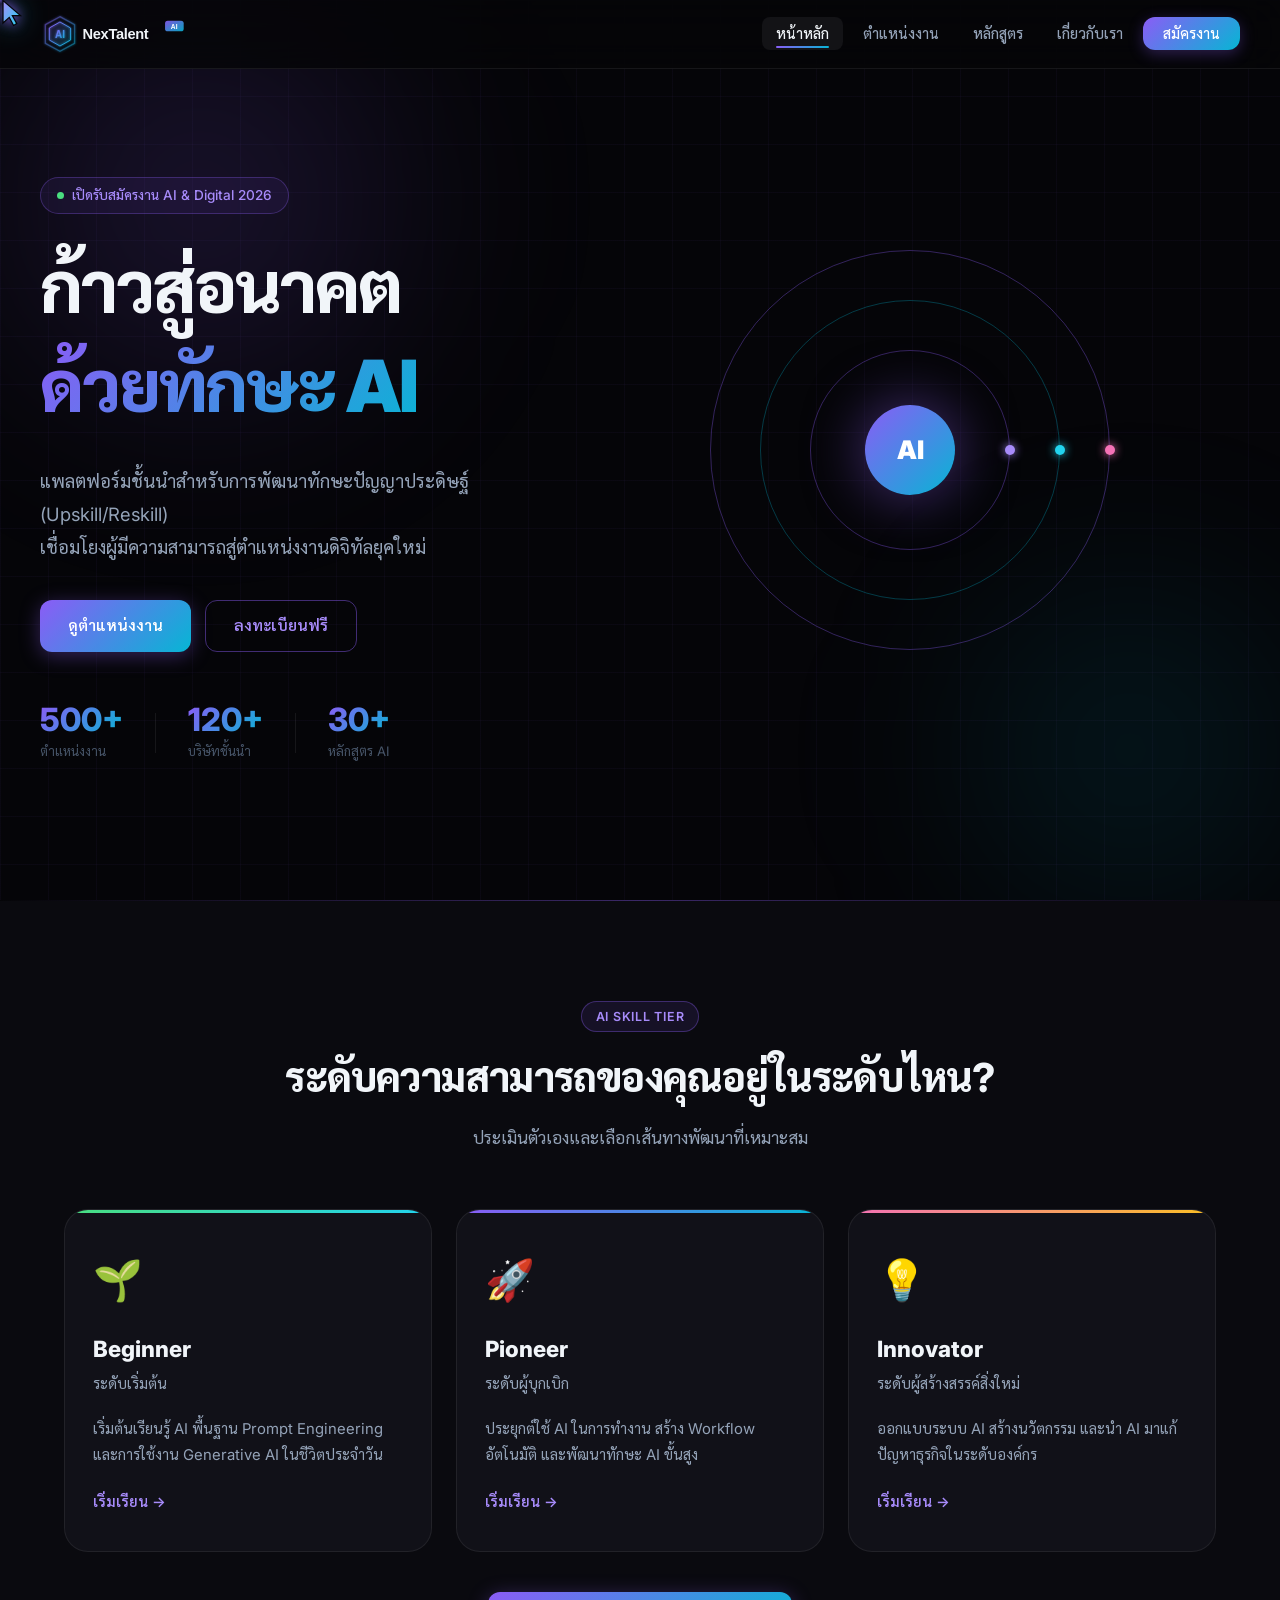
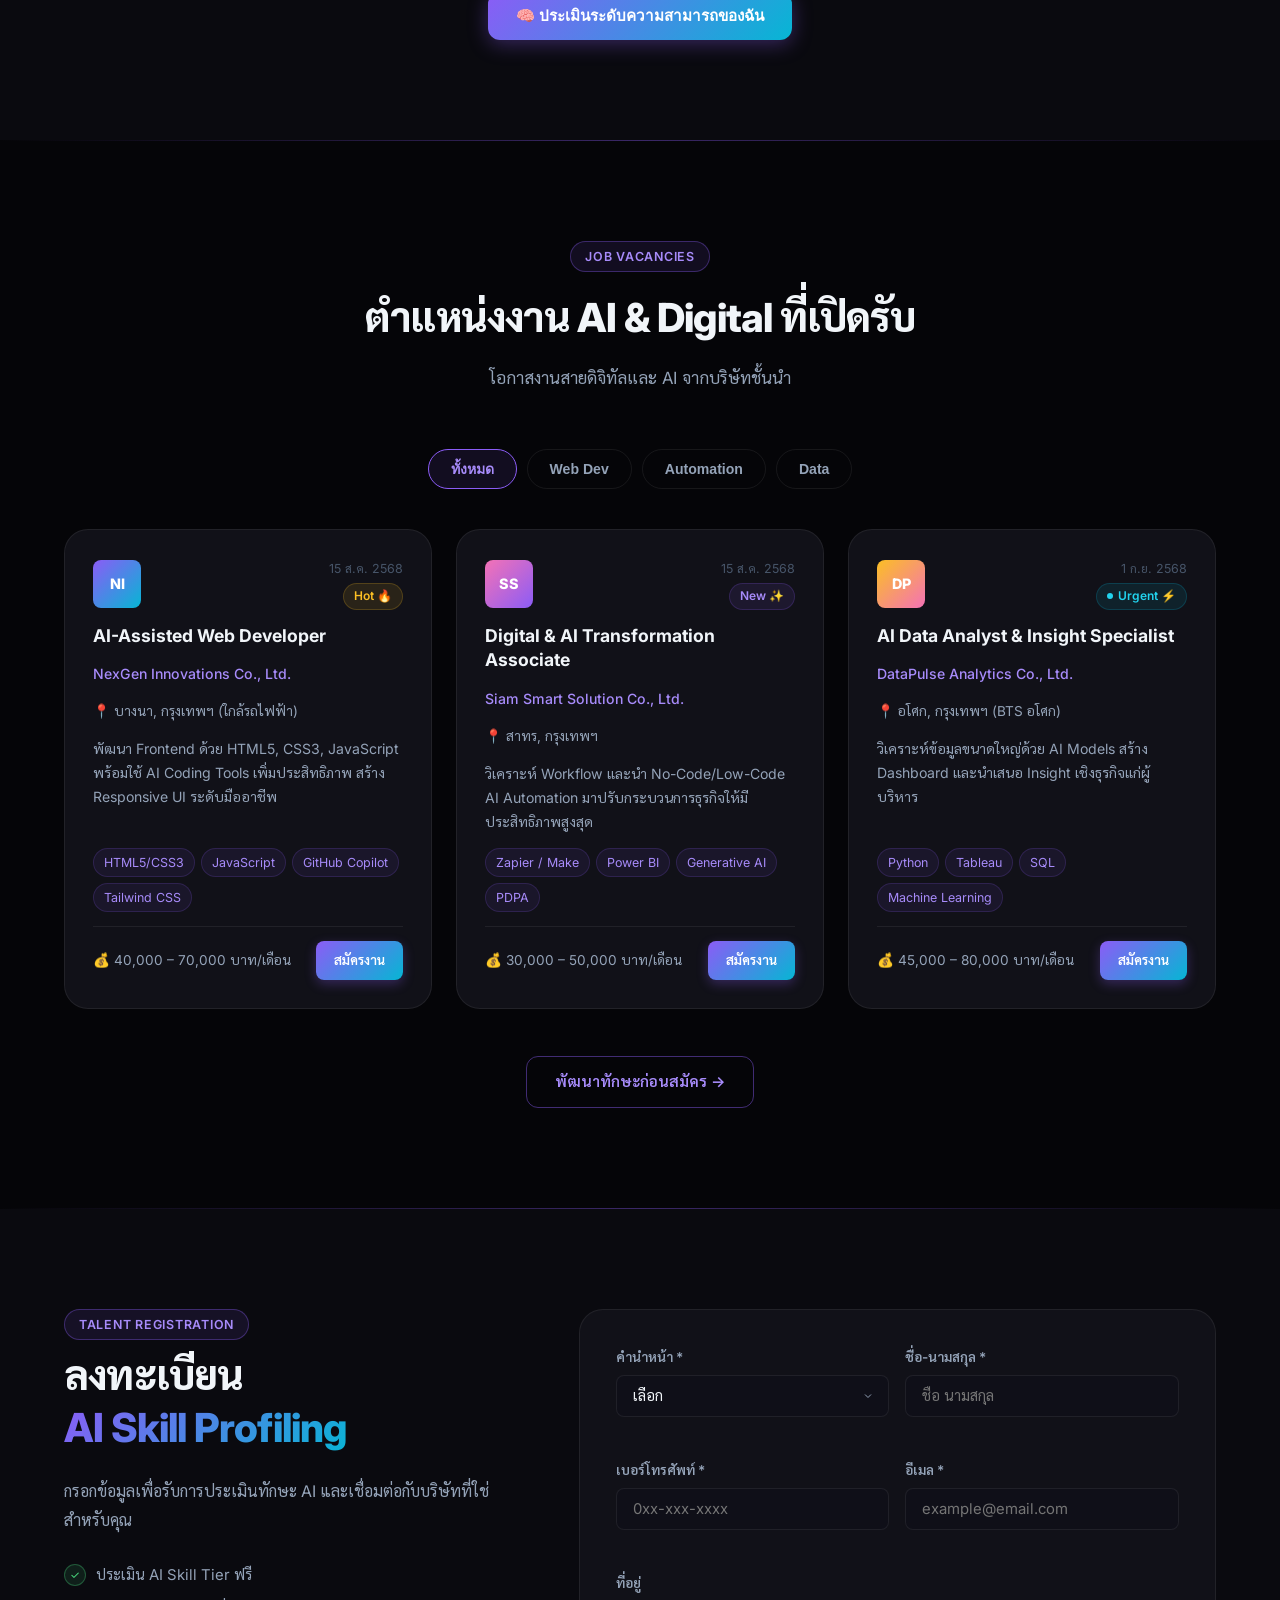
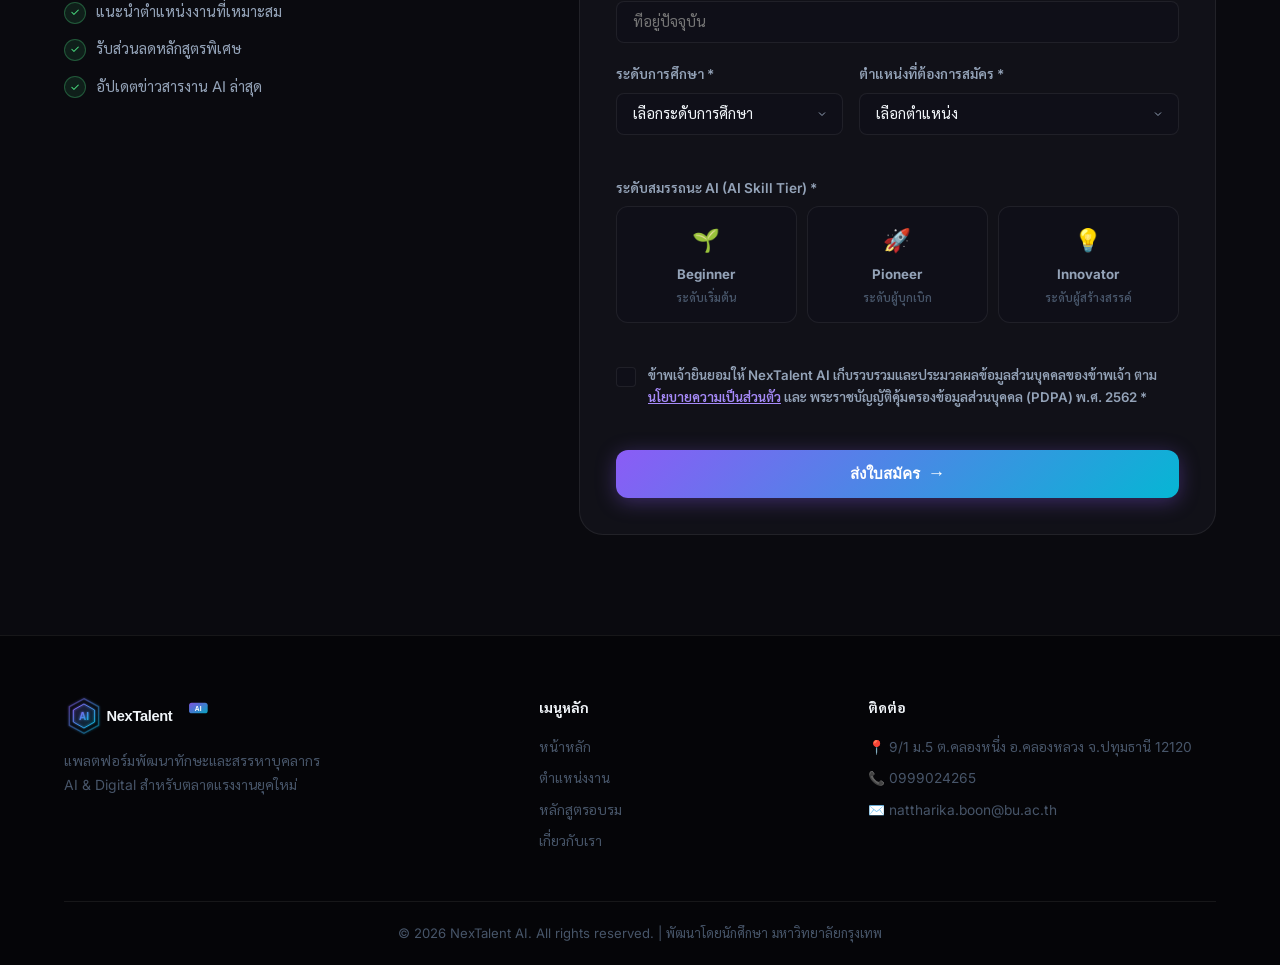
<file: index.html>
<!DOCTYPE html>
<html lang="th">
<head>
  <meta charset="UTF-8" />
  <meta name="viewport" content="width=device-width, initial-scale=1.0" />
  <title>NexTalent AI — งานและทักษะ AI ยุคใหม่</title>
  <meta name="description" content="แพลตฟอร์มพัฒนาทักษะ AI และสรรหาบุคลากรสายดิจิทัล เชื่อมผู้มีความสามารถกับตำแหน่งงาน AI จากบริษัทชั้นนำ" />
  <meta property="og:title" content="NexTalent AI — งานและทักษะ AI ยุคใหม่" />
  <meta property="og:description" content="ประเมินทักษะ AI ของคุณ และค้นหาตำแหน่งงานสาย AI & Digital ที่ใช่" />
  <meta property="og:image" content="https://nextalent-ai.vercel.app/logo.svg" />
  <meta property="og:type" content="website" />
  <link rel="icon" href="logo.svg" type="image/svg+xml" />
  <link rel="stylesheet" href="css/style.css" />
  <link rel="preconnect" href="https://fonts.googleapis.com" />
  <link href="https://fonts.googleapis.com/css2?family=Inter:wght@300;400;500;600;700;800;900&family=Sarabun:wght@300;400;500;600;700&display=swap" rel="stylesheet" />
</head>
<body>
   <div class="page-loader" id="pageLoader">
  <div class="page-loader-logo">AI</div>
  <div class="page-loader-bar"></div>
</div>

<svg class="custom-cursor" id="customCursor" viewBox="0 0 24 24" xmlns="http://www.w3.org/2000/svg">
  <defs>
    <linearGradient id="cursorGradient" x1="0%" y1="0%" x2="100%" y2="100%">
      <stop offset="0%" stop-color="#a78bfa" />
      <stop offset="100%" stop-color="#22d3ee" />
    </linearGradient>
  </defs>
  <path d="M4 2 L4 20 L9 15.5 L12.5 22 L15 20.5 L11.5 14 L18 14 Z"
        fill="url(#cursorGradient)"
        stroke="#050508"
        stroke-width="1" />
</svg>

<div class="cursor-trail" id="cursorTrail"></div>

  <div class="scroll-progress" id="scrollProgress"></div>

  <!-- ===== NAVBAR ===== -->
  <nav class="navbar" id="navbar">
    <div class="nav-container">
      <a href="index.html" class="nav-logo">
          <img src="logo.svg" alt="NexTalent AI Logo" class="logo-img" />
      </a>
      <ul class="nav-links" id="navLinks">
        <li><a href="index.html" class="active">หน้าหลัก</a></li>
        <li><a href="#jobs">ตำแหน่งงาน</a></li>
        <li><a href="courses.html">หลักสูตร</a></li>
        <li><a href="about.html">เกี่ยวกับเรา</a></li>
        <li><a href="#register" class="btn-nav">สมัครงาน</a></li>
      </ul>
      <button class="hamburger" id="hamburger" aria-label="เมนู">
        <span></span><span></span><span></span>
      </button>
    </div>
  </nav>

  <!-- ===== HERO ===== -->
  <section class="hero" id="home">
    <div class="hero-bg">
      <div class="grid-overlay"></div>
      <div class="glow glow-1"></div>
      <div class="glow glow-2"></div>
      <div class="hero-stars" id="heroStars"></div>
    </div>
    <div class="hero-content">
      <div class="hero-badge">
        <span class="badge-dot"></span> เปิดรับสมัครงาน AI &amp; Digital 2026
      </div>
      <h1 class="hero-title">
        ก้าวสู่อนาคต<br/>
        <span class="gradient-text">ด้วยทักษะ AI</span>
      </h1>
      <p class="hero-subtitle">
        แพลตฟอร์มชั้นนำสำหรับการพัฒนาทักษะปัญญาประดิษฐ์ (Upskill/Reskill)<br/>
        เชื่อมโยงผู้มีความสามารถสู่ตำแหน่งงานดิจิทัลยุคใหม่
      </p>
      <div class="hero-actions">
        <a href="#jobs" class="btn btn-primary">ดูตำแหน่งงาน</a>
        <a href="#register" class="btn btn-outline">ลงทะเบียนฟรี</a>
      </div>
      <div class="hero-stats">
        <div class="stat">
          <span class="stat-num" data-target="500">0+</span>
          <span class="stat-label">ตำแหน่งงาน</span>
        </div>
        <div class="stat-divider"></div>
        <div class="stat">
          <span class="stat-num" data-target="120">0+</span>
          <span class="stat-label">บริษัทชั้นนำ</span>
        </div>
        <div class="stat-divider"></div>
        <div class="stat">
          <span class="stat-num" data-target="30">0+</span>
          <span class="stat-label">หลักสูตร AI</span>
        </div>
      </div>
    </div>
    <div class="hero-visual">
      <div class="orbit-ring ring-1"></div>
      <div class="orbit-ring ring-2"></div>
      <div class="orbit-ring ring-3"></div>
      <div class="center-orb"><span>AI</span></div>
      <div class="orbit-dot dot-1"></div>
      <div class="orbit-dot dot-2"></div>
      <div class="orbit-dot dot-3"></div>
    </div>
  </section>

  <div class="section-divider"></div>

  <!-- ===== SKILL TIERS ===== -->
  <section class="tiers-section">
    <div class="container">
      <div class="section-header">
        <span class="section-tag">AI Skill Tier</span>
        <h2>ระดับความสามารถของคุณอยู่ในระดับไหน?</h2>
        <p>ประเมินตัวเองและเลือกเส้นทางพัฒนาที่เหมาะสม</p>
      </div>
      <div class="tiers-grid">
        <div class="tier-card tier-beginner reveal">
          <div class="tier-icon">🌱</div>
          <h3>Beginner</h3>
          <p class="tier-th">ระดับเริ่มต้น</p>
          <p>เริ่มต้นเรียนรู้ AI พื้นฐาน Prompt Engineering และการใช้งาน Generative AI ในชีวิตประจำวัน</p>
          <a href="courses.html" class="tier-link">เริ่มเรียน →</a>
        </div>
        <div class="tier-card tier-pioneer reveal">
          <div class="tier-icon">🚀</div>
          <h3>Pioneer</h3>
          <p class="tier-th">ระดับผู้บุกเบิก</p>
          <p>ประยุกต์ใช้ AI ในการทำงาน สร้าง Workflow อัตโนมัติ และพัฒนาทักษะ AI ขั้นสูง</p>
          <a href="courses.html" class="tier-link">เริ่มเรียน →</a>
        </div>
        <div class="tier-card tier-innovator reveal">
          <div class="tier-icon">💡</div>
          <h3>Innovator</h3>
          <p class="tier-th">ระดับผู้สร้างสรรค์สิ่งใหม่</p>
          <p>ออกแบบระบบ AI สร้างนวัตกรรม และนำ AI มาแก้ปัญหาธุรกิจในระดับองค์กร</p>
          <a href="courses.html" class="tier-link">เริ่มเรียน →</a>
        </div>
      </div>
        </div>
    <div class="container">
      <div class="tiers-cta">
        <button type="button" class="btn btn-primary" id="startAssessment">
          🧠 ประเมินระดับความสามารถของฉัน
        </button>
      </div>
    </div>
  </section>

  <div class="section-divider"></div>

  <!-- ===== JOB VACANCIES ===== -->
  <section class="jobs-section" id="jobs">
    <div class="container">
      <div class="section-header">
        <span class="section-tag">Job Vacancies</span>
        <h2>ตำแหน่งงาน AI &amp; Digital ที่เปิดรับ</h2>
        <p>โอกาสงานสายดิจิทัลและ AI จากบริษัทชั้นนำ</p>
      </div>

      <div class="jobs-filter">
        <button class="filter-btn active" data-filter="all">ทั้งหมด</button>
        <button class="filter-btn" data-filter="dev">Web Dev</button>
        <button class="filter-btn" data-filter="automation">Automation</button>
        <button class="filter-btn" data-filter="data">Data</button>
      </div>

      <div class="jobs-grid">

        <!-- Job 1 -->
        <div class="job-card reveal" data-category="dev">
          <div class="job-header">
            <div class="company-logo logo-ni">NI</div>
            <div class="job-meta">
              <span class="job-date">15 ส.ค. 2568</span>
              <span class="job-tag hot">Hot 🔥</span>
            </div>
          </div>
          <button type="button" class="job-title-btn" data-job="job1">
            <h3 class="job-title">AI-Assisted Web Developer</h3>
          </button>
          <p class="job-company">NexGen Innovations Co., Ltd.</p>
          <p class="job-location">📍 บางนา, กรุงเทพฯ (ใกล้รถไฟฟ้า)</p>
          <p class="job-desc">พัฒนา Frontend ด้วย HTML5, CSS3, JavaScript พร้อมใช้ AI Coding Tools เพิ่มประสิทธิภาพ สร้าง Responsive UI ระดับมืออาชีพ</p>
          <div class="job-skills">
            <span class="skill-tag">HTML5/CSS3</span>
            <span class="skill-tag">JavaScript</span>
            <span class="skill-tag">GitHub Copilot</span>
            <span class="skill-tag">Tailwind CSS</span>
          </div>
          <div class="job-footer">
            <span class="job-salary">💰 40,000 – 70,000 บาท/เดือน</span>
            <a href="#register" class="btn-apply">สมัครงาน</a>
          </div>
        </div>

        <!-- Job 2 -->
        <div class="job-card reveal" data-category="automation">
          <div class="job-header">
            <div class="company-logo logo-ss">SS</div>
            <div class="job-meta">
              <span class="job-date">15 ส.ค. 2568</span>
              <span class="job-tag new">New ✨</span>
            </div>
          </div>
          <button type="button" class="job-title-btn" data-job="job2">
            <h3 class="job-title">Digital &amp; AI Transformation Associate</h3>
          </button>
          <p class="job-company">Siam Smart Solution Co., Ltd.</p>
          <p class="job-location">📍 สาทร, กรุงเทพฯ</p>
          <p class="job-desc">วิเคราะห์ Workflow และนำ No-Code/Low-Code AI Automation มาปรับกระบวนการธุรกิจให้มีประสิทธิภาพสูงสุด</p>
          <div class="job-skills">
            <span class="skill-tag">Zapier / Make</span>
            <span class="skill-tag">Power BI</span>
            <span class="skill-tag">Generative AI</span>
            <span class="skill-tag">PDPA</span>
          </div>
          <div class="job-footer">
            <span class="job-salary">💰 30,000 – 50,000 บาท/เดือน</span>
            <a href="#register" class="btn-apply">สมัครงาน</a>
          </div>
        </div>

        <!-- Job 3 -->
        <div class="job-card reveal" data-category="data">
          <div class="job-header">
            <div class="company-logo logo-dp">DP</div>
            <div class="job-meta">
              <span class="job-date">1 ก.ย. 2568</span>
              <span class="job-tag urgent">Urgent ⚡</span>
            </div>
          </div>
          <button type="button" class="job-title-btn" data-job="job3">
            <h3 class="job-title">AI Data Analyst &amp; Insight Specialist</h3>
          </button>
          <p class="job-company">DataPulse Analytics Co., Ltd.</p>
          <p class="job-location">📍 อโศก, กรุงเทพฯ (BTS อโศก)</p>
          <p class="job-desc">วิเคราะห์ข้อมูลขนาดใหญ่ด้วย AI Models สร้าง Dashboard และนำเสนอ Insight เชิงธุรกิจแก่ผู้บริหาร</p>
          <div class="job-skills">
            <span class="skill-tag">Python</span>
            <span class="skill-tag">Tableau</span>
            <span class="skill-tag">SQL</span>
            <span class="skill-tag">Machine Learning</span>
          </div>
          <div class="job-footer">
            <span class="job-salary">💰 45,000 – 80,000 บาท/เดือน</span>
            <a href="#register" class="btn-apply">สมัครงาน</a>
          </div>
        </div>

      </div>
      <div class="jobs-cta">
        <a href="courses.html" class="btn btn-outline">พัฒนาทักษะก่อนสมัคร →</a>
      </div>
    </div>
  </section>

  <div class="section-divider"></div>

  <!-- ===== REGISTER FORM ===== -->
  <section class="register-section" id="register">
    <div class="container">
      <div class="register-wrapper">
        <div class="register-info">
          <span class="section-tag">Talent Registration</span>
          <h2>ลงทะเบียน<br/><span class="gradient-text">AI Skill Profiling</span></h2>
          <p>กรอกข้อมูลเพื่อรับการประเมินทักษะ AI และเชื่อมต่อกับบริษัทที่ใช่สำหรับคุณ</p>
          <ul class="register-benefits">
            <li><span class="check">✓</span> ประเมิน AI Skill Tier ฟรี</li>
            <li><span class="check">✓</span> แนะนำตำแหน่งงานที่เหมาะสม</li>
            <li><span class="check">✓</span> รับส่วนลดหลักสูตรพิเศษ</li>
            <li><span class="check">✓</span> อัปเดตข่าวสารงาน AI ล่าสุด</li>
          </ul>
        </div>
        <div class="register-form-box">
          <form id="registerForm" class="register-form" novalidate>
            <div class="form-row">
              <div class="form-group form-group-sm">
                <label for="prefix">คำนำหน้า *</label>
                <select id="prefix" name="prefix" required>
                  <option value="">เลือก</option>
                  <option value="นาย">นาย</option>
                  <option value="นาง">นาง</option>
                  <option value="นางสาว">นางสาว</option>
                </select>
                <span class="error-msg" id="err-prefix"></span>
              </div>
              <div class="form-group form-group-wide">
                <label for="fullname">ชื่อ-นามสกุล *</label>
                <input type="text" id="fullname" name="fullname" placeholder="ชื่อ นามสกุล" required />
                <span class="error-msg" id="err-fullname"></span>
              </div>
            </div>
            <div class="form-row">
              <div class="form-group">
                <label for="phone">เบอร์โทรศัพท์ *</label>
                <input type="tel" id="phone" name="phone" placeholder="0xx-xxx-xxxx" required />
                <span class="error-msg" id="err-phone"></span>
              </div>
              <div class="form-group">
                <label for="email">อีเมล *</label>
                <input type="email" id="email" name="email" placeholder="example@email.com" required />
                <span class="error-msg" id="err-email"></span>
              </div>
            </div>
            <div class="form-group">
              <label for="address">ที่อยู่</label>
              <input type="text" id="address" name="address" placeholder="ที่อยู่ปัจจุบัน" />
            </div>
            <div class="form-row">
              <div class="form-group">
                <label for="education">ระดับการศึกษา *</label>
                <select id="education" name="education" required>
                  <option value="">เลือกระดับการศึกษา</option>
                  <option value="มัธยมศึกษา">มัธยมศึกษา / ปวช.</option>
                  <option value="อนุปริญญา">อนุปริญญา / ปวส.</option>
                  <option value="ปริญญาตรี">ปริญญาตรี</option>
                  <option value="ปริญญาโท">ปริญญาโท</option>
                  <option value="ปริญญาเอก">ปริญญาเอก</option>
                </select>
                <span class="error-msg" id="err-education"></span>
              </div>
              <div class="form-group">
                <label for="position">ตำแหน่งที่ต้องการสมัคร *</label>
                <select id="position" name="position" required>
                  <option value="">เลือกตำแหน่ง</option>
                  <option value="ai-web-dev">AI-Assisted Web Developer</option>
                  <option value="ai-transform">Digital &amp; AI Transformation Associate</option>
                  <option value="ai-analyst">AI Data Analyst &amp; Insight Specialist</option>
                </select>
                <span class="error-msg" id="err-position"></span>
              </div>
            </div>
            <div class="form-group">
              <label>ระดับสมรรถนะ AI (AI Skill Tier) *</label>
              <div class="tier-radios">
                <label class="radio-card">
                  <input type="radio" name="tier" value="Beginner" required />
                  <span class="radio-content">
                    <span class="radio-icon">🌱</span>
                    <span class="radio-label">Beginner</span>
                    <span class="radio-sub">ระดับเริ่มต้น</span>
                  </span>
                </label>
                <label class="radio-card">
                  <input type="radio" name="tier" value="Pioneer" />
                  <span class="radio-content">
                    <span class="radio-icon">🚀</span>
                    <span class="radio-label">Pioneer</span>
                    <span class="radio-sub">ระดับผู้บุกเบิก</span>
                  </span>
                </label>
                <label class="radio-card">
                  <input type="radio" name="tier" value="Innovator" />
                  <span class="radio-content">
                    <span class="radio-icon">💡</span>
                    <span class="radio-label">Innovator</span>
                    <span class="radio-sub">ระดับผู้สร้างสรรค์</span>
                  </span>
                </label>
              </div>
              <span class="error-msg" id="err-tier"></span>
            </div>
            <div class="form-group">
              <label class="checkbox-label">
                <input type="checkbox" id="pdpa" name="pdpa" required />
                <span class="checkbox-custom"></span>
                <span class="checkbox-text">
                  ข้าพเจ้ายินยอมให้ NexTalent AI เก็บรวบรวมและประมวลผลข้อมูลส่วนบุคคลของข้าพเจ้า
                  ตาม <a href="#" class="link-inline">นโยบายความเป็นส่วนตัว</a> และ
                  พระราชบัญญัติคุ้มครองข้อมูลส่วนบุคคล (PDPA) พ.ศ. 2562 *
                </span>
              </label>
              <span class="error-msg" id="err-pdpa"></span>
            </div>
            <button type="submit" class="btn btn-primary btn-full">
              <span>ส่งใบสมัคร</span>
              <span class="btn-arrow">→</span>
            </button>
          </form>
          <div class="form-success" id="formSuccess" style="display:none;">
            <div class="success-icon">✓</div>
            <h3>ลงทะเบียนสำเร็จ!</h3>
            <p>เราได้รับข้อมูลของคุณแล้ว ทีมงานจะติดต่อกลับภายใน 3 วันทำการ</p>
          </div>
        </div>
      </div>
    </div>
  </section>

  <!-- ===== FOOTER ===== -->
  <footer class="footer">
    <div class="container">
      <div class="footer-grid">
        <div class="footer-brand">
          <a href="index.html" class="nav-logo">
            <img src="logo.svg" alt="NexTalent AI Logo" class="logo-img" />
          </a>
          <p>แพลตฟอร์มพัฒนาทักษะและสรรหาบุคลากร AI &amp; Digital สำหรับตลาดแรงงานยุคใหม่</p>
        </div>
        <div class="footer-links">
          <h4>เมนูหลัก</h4>
          <ul>
            <li><a href="index.html">หน้าหลัก</a></li>
            <li><a href="#jobs">ตำแหน่งงาน</a></li>
            <li><a href="courses.html">หลักสูตรอบรม</a></li>
            <li><a href="about.html">เกี่ยวกับเรา</a></li>
          </ul>
        </div>
        <div class="footer-links">
          <h4>ติดต่อ</h4>
          <ul>
            <li>📍 9/1 ม.5 ต.คลองหนึ่ง อ.คลองหลวง จ.ปทุมธานี 12120</li>
            <li class="contact-copy" data-copy="0999024265" title="คลิกเพื่อคัดลอก">📞 0999024265</li>
            <li class="contact-copy" data-copy="nattharika.boon@bu.ac.th" title="คลิกเพื่อคัดลอก">✉️ nattharika.boon@bu.ac.th</li>
          </ul>
        </div>
      </div>
      <div class="footer-bottom">
        <p>© 2026 NexTalent AI. All rights reserved. | พัฒนาโดยนักศึกษา มหาวิทยาลัยกรุงเทพ</p>
      </div>
    </div>
  </footer>

  <!-- ===== JOB DETAIL MODAL ===== -->
  <div class="job-modal-overlay" id="jobModalOverlay">
    <div class="job-modal" role="dialog" aria-modal="true" aria-labelledby="jobModalTitle">
      <button type="button" class="job-modal-close" id="jobModalClose" aria-label="ปิด">✕</button>
      <div class="job-modal-header">
        <div class="company-logo" id="jobModalLogo"></div>
        <div class="job-modal-title">
          <h3 id="jobModalTitle"></h3>
          <p id="jobModalCompany"></p>
        </div>
      </div>
      <div class="job-modal-tags" id="jobModalTags"></div>
      <div class="job-modal-meta-grid">
        <div class="job-modal-meta-item">
          <span class="meta-label">📍 สถานที่</span>
          <span class="meta-value" id="jobModalLocation"></span>
        </div>
        <div class="job-modal-meta-item">
          <span class="meta-label">💰 เงินเดือน</span>
          <span class="meta-value" id="jobModalSalary"></span>
        </div>
      </div>
      <div class="job-modal-section">
        <h4>📋 รายละเอียดงาน</h4>
        <p id="jobModalDesc"></p>
      </div>
      <div class="job-modal-section">
        <h4>✅ คุณสมบัติที่ต้องการ</h4>
        <ul class="job-modal-list" id="jobModalRequirements"></ul>
      </div>
      <div class="job-modal-section">
        <h4>🎁 สวัสดิการ</h4>
        <ul class="job-modal-list" id="jobModalBenefits"></ul>
      </div>
      <div class="job-modal-footer">
        <button type="button" class="btn btn-outline" id="jobModalCloseBtn">ปิด</button>
        <a href="#register" class="btn btn-primary" id="jobModalApply">สมัครงาน →</a>
      </div>
    </div>
  </div>

  <!-- ===== BACK TO TOP + TOAST ===== -->
  <button type="button" class="back-to-top" id="backToTop" aria-label="กลับขึ้นด้านบน">↑</button>
  <div class="toast-container" id="toastContainer"></div>

  <script src="js/main.js"></script>
  <script src="js/validation.js"></script>

  <!-- ===== AI SKILL ASSESSMENT MODAL ===== -->
<div class="assessment-overlay" id="assessmentOverlay">
  <div class="assessment-modal">

    <button
      type="button"
      class="modal-close"
      id="assessmentClose"
      aria-label="ปิด">
      &times;
    </button>

    <span class="section-tag">AI Skill Assessment</span>

    <h2>ระดับความสามารถของคุณอยู่ในระดับไหน?</h2>

    <p id="assessmentQuestion"></p>

    <div id="assessmentOptions"></div>

    <div class="assessment-footer">
      <span id="assessmentProgress">
        คำถาม 1 / 5
      </span>

      <button
        type="button"
        class="btn-primary"
        id="nextQuestion">
        ถัดไป →
      </button>
    </div>

  </div>
</div>
</body>
</html>
</file>
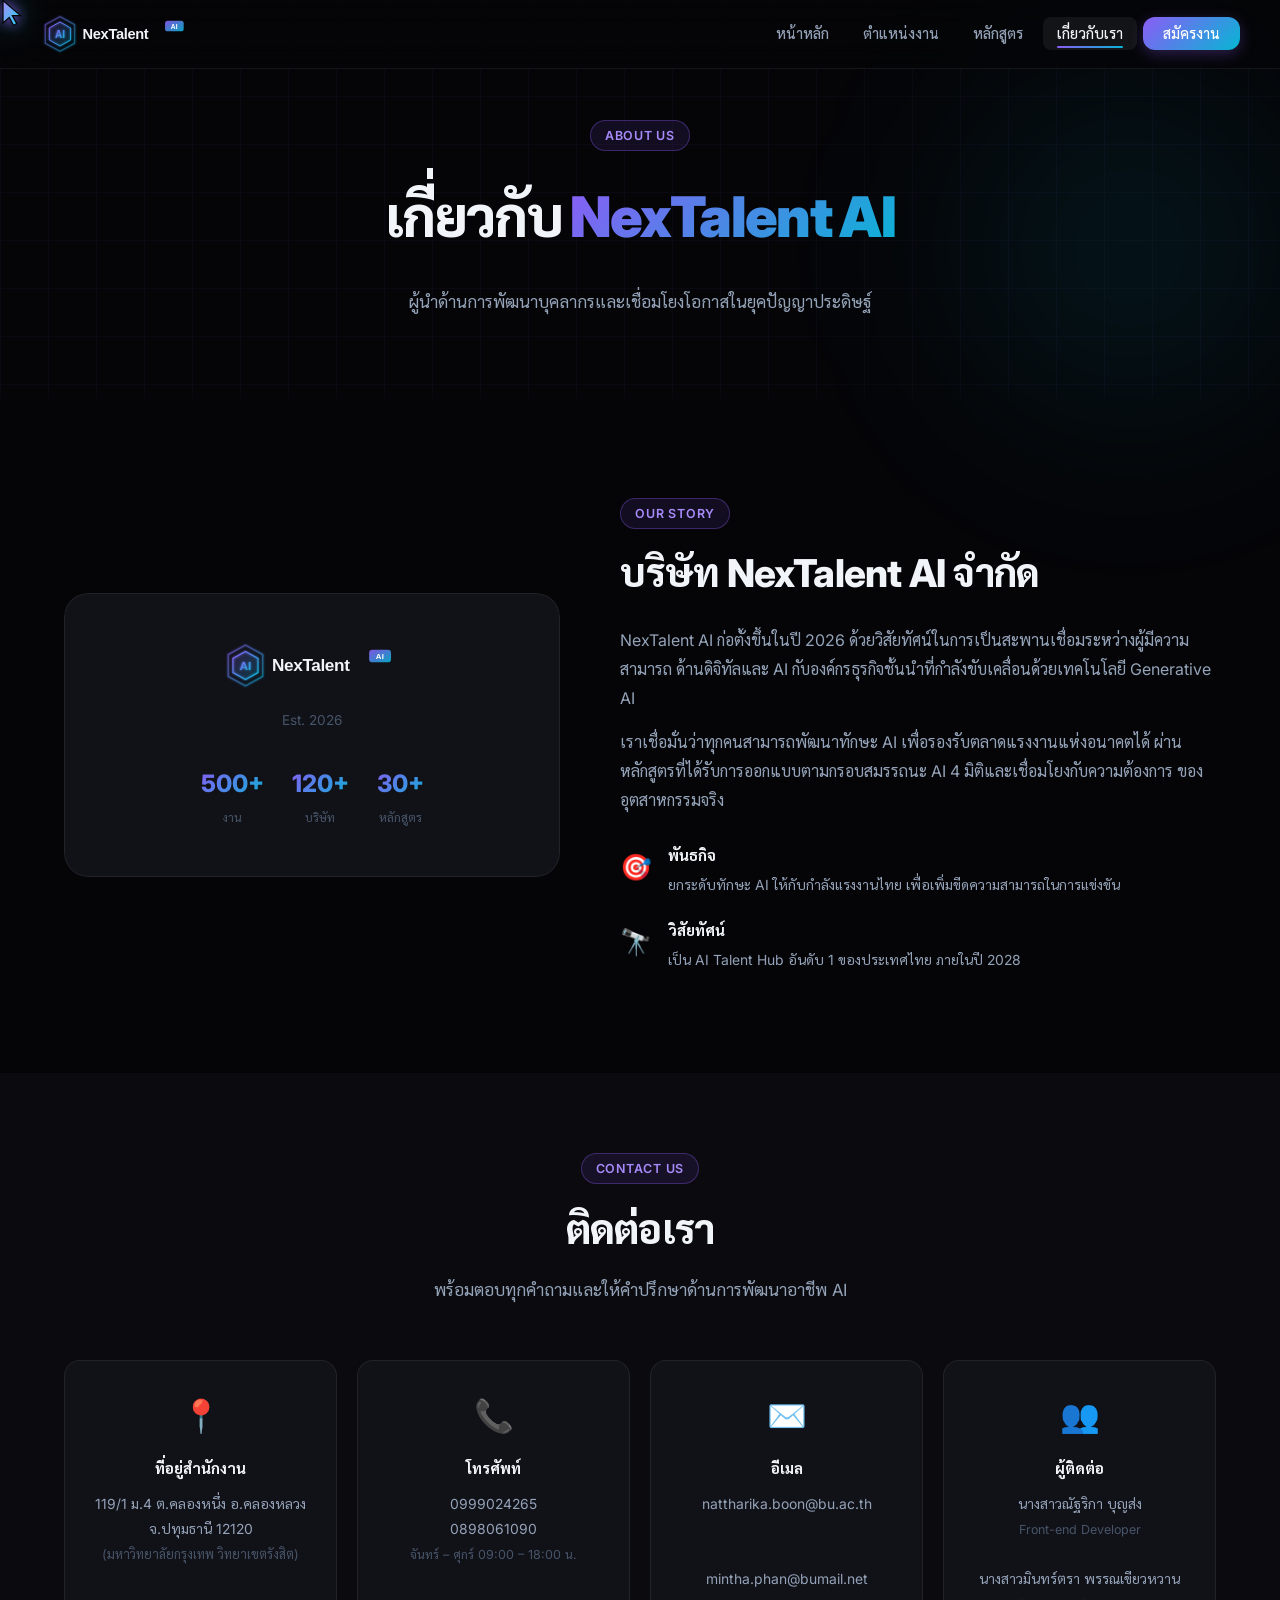
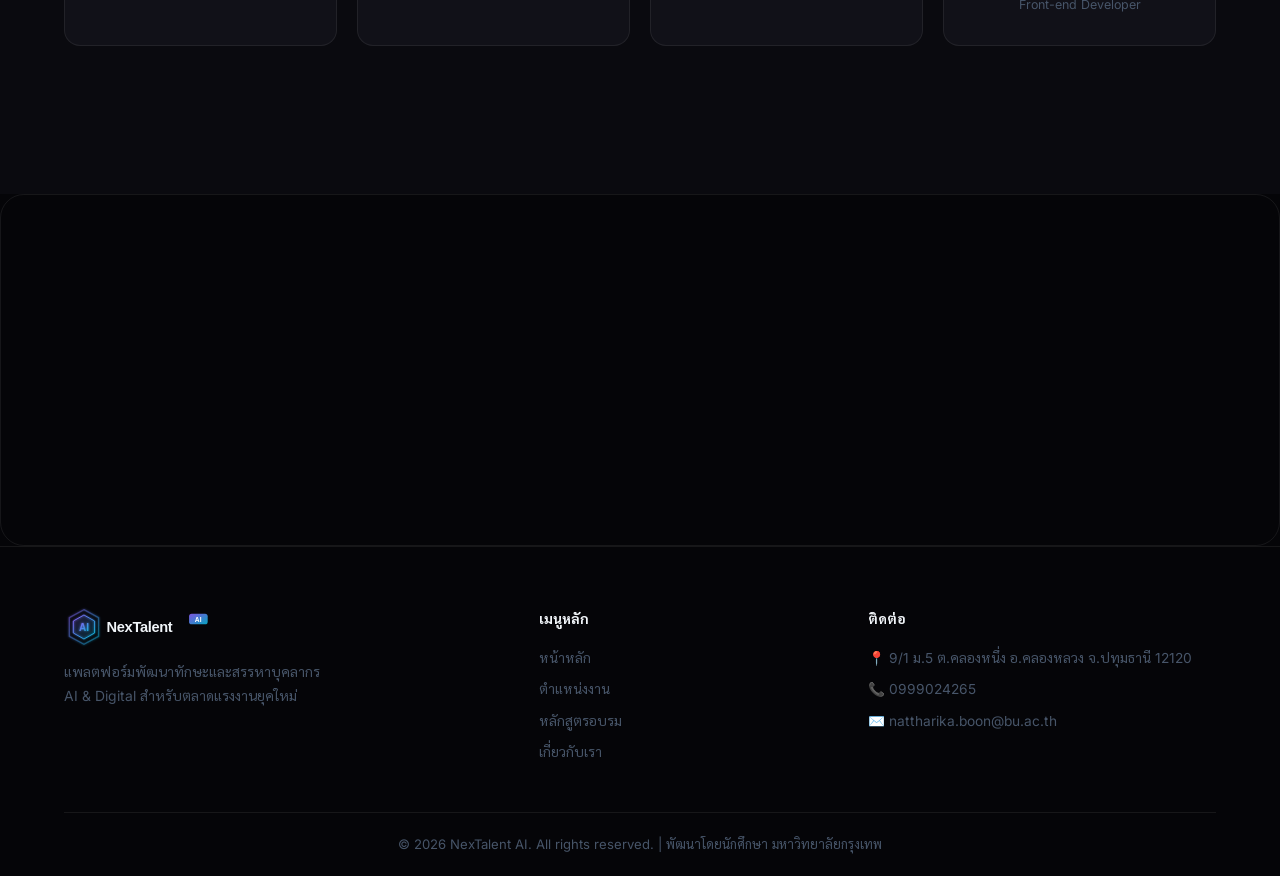
<file: about.html>
<!DOCTYPE html>
<html lang="th">
<head>
  <meta charset="UTF-8" />
  <meta name="viewport" content="width=device-width, initial-scale=1.0" />
  <title>เกี่ยวกับเรา — NexTalent AI</title>
  <link rel="stylesheet" href="css/style.css" />
  <link rel="preconnect" href="https://fonts.googleapis.com" />
  <link href="https://fonts.googleapis.com/css2?family=Inter:wght@300;400;500;600;700;800;900&family=Sarabun:wght@300;400;500;600;700&display=swap" rel="stylesheet" />
</head>
<body>
<svg class="custom-cursor" id="customCursor" viewBox="0 0 24 24" xmlns="http://www.w3.org/2000/svg">
  <defs>
    <linearGradient id="cursorGradient" x1="0%" y1="0%" x2="100%" y2="100%">
      <stop offset="0%" stop-color="#a78bfa" />
      <stop offset="100%" stop-color="#22d3ee" />
    </linearGradient>
  </defs>
  <path d="M4 2 L4 20 L9 15.5 L12.5 22 L15 20.5 L11.5 14 L18 14 Z"
        fill="url(#cursorGradient)"
        stroke="#050508"
        stroke-width="1" />
</svg>

  <!-- ===== NAVBAR ===== -->
  <nav class="navbar" id="navbar">
    <div class="nav-container">
      <a href="index.html" class="nav-logo">
        <img src="logo.svg" alt="NexTalent AI Logo" class="logo-img" />
      </a>
      <ul class="nav-links" id="navLinks">
        <li><a href="index.html">หน้าหลัก</a></li>
        <li><a href="index.html#jobs">ตำแหน่งงาน</a></li>
        <li><a href="courses.html">หลักสูตร</a></li>
        <li><a href="about.html" class="active">เกี่ยวกับเรา</a></li>
        <li><a href="index.html#register" class="btn-nav">สมัครงาน</a></li>
      </ul>
      <button class="hamburger" id="hamburger" aria-label="เมนู">
        <span></span><span></span><span></span>
      </button>
    </div>
  </nav>

  <!-- ===== PAGE HERO ===== -->
  <section class="page-hero">
    <div class="hero-bg">
      <div class="grid-overlay"></div>
      <div class="glow glow-2"></div>
    </div>
    <div class="page-hero-content">
      <span class="section-tag">About Us</span>
      <h1>เกี่ยวกับ <span class="gradient-text">NexTalent AI</span></h1>
      <p>ผู้นำด้านการพัฒนาบุคลากรและเชื่อมโยงโอกาสในยุคปัญญาประดิษฐ์</p>
    </div>
  </section>

  <!-- ===== COMPANY SECTION ===== -->
  <section class="about-section">
    <div class="container">
      <div class="about-wrapper">
        <div class="about-visual">
          <div class="about-card-graphic">
            <div class="ag-inner">
              <img src="logo.svg" alt="NexTalent AI Logo" class="ag-logo-img" />
              <div class="ag-subtitle">Est. 2026</div>
              <div class="ag-stats-mini">
                <div><strong>500+</strong><span>งาน</span></div>
                <div><strong>120+</strong><span>บริษัท</span></div>
                <div><strong>30+</strong><span>หลักสูตร</span></div>
              </div>
            </div>
            <div class="ag-glow"></div>
          </div>
        </div>
        <div class="about-text">
          <span class="section-tag">Our Story</span>
          <h2>บริษัท NexTalent AI จำกัด</h2>
          <p>
            NexTalent AI ก่อตั้งขึ้นในปี 2026 ด้วยวิสัยทัศน์ในการเป็นสะพานเชื่อมระหว่างผู้มีความสามารถ
            ด้านดิจิทัลและ AI กับองค์กรธุรกิจชั้นนำที่กำลังขับเคลื่อนด้วยเทคโนโลยี Generative AI
          </p>
          <p>
            เราเชื่อมั่นว่าทุกคนสามารถพัฒนาทักษะ AI เพื่อรองรับตลาดแรงงานแห่งอนาคตได้
            ผ่านหลักสูตรที่ได้รับการออกแบบตามกรอบสมรรถนะ AI 4 มิติและเชื่อมโยงกับความต้องการ
            ของอุตสาหกรรมจริง
          </p>
          <div class="about-values">
            <div class="value-item">
              <span class="value-icon">🎯</span>
              <div>
                <strong>พันธกิจ</strong>
                <p>ยกระดับทักษะ AI ให้กับกำลังแรงงานไทย เพื่อเพิ่มขีดความสามารถในการแข่งขัน</p>
              </div>
            </div>
            <div class="value-item">
              <span class="value-icon">🔭</span>
              <div>
                <strong>วิสัยทัศน์</strong>
                <p>เป็น AI Talent Hub อันดับ 1 ของประเทศไทย ภายในปี 2028</p>
              </div>
            </div>
          </div>
        </div>
      </div>
    </div>
  </section>

  <!-- ===== CONTACT SECTION ===== --> 
<section class="contact-section"> 
  <div class="container"> 
    <div class="section-header"> 
      <span class="section-tag">Contact Us</span> 
      <h2>ติดต่อเรา</h2> 
      <p>พร้อมตอบทุกคำถามและให้คำปรึกษาด้านการพัฒนาอาชีพ AI</p> 
    </div> 

    <div class="contact-grid"> 

      <div class="contact-card"> 
        <div class="contact-icon">📍</div> 
        <h4>ที่อยู่สำนักงาน</h4> 
        <p>
          119/1 ม.4 ต.คลองหนึ่ง อ.คลองหลวง<br/>
          จ.ปทุมธานี 12120<br/>
          <em>(มหาวิทยาลัยกรุงเทพ วิทยาเขตรังสิต)</em>
        </p> 
      </div> 

      <div class="contact-card"> 
        <div class="contact-icon">📞</div> 
        <h4>โทรศัพท์</h4> 
        <p>
          0999024265<br/>
          0898061090<br/>
        <small>จันทร์ – ศุกร์ 09:00 – 18:00 น.</small>
        </p> 
      </div> 

      <div class="contact-card"> 
        <div class="contact-icon">✉️</div> 
        <h4>อีเมล</h4> 
        <p>
          nattharika.boon@bu.ac.th<br/>
          <br/><br/>
          mintha.phan@bumail.net<br/>
        </p> 
      </div> 

      <div class="contact-card">
  <div class="contact-icon">👥</div>
  <h4>ผู้ติดต่อ</h4>
  <p>
    นางสาวณัฐริกา บุญส่ง<br/>
    <small>Front-end Developer</small>
    <br/><br/>
    นางสาวมินทร์ตรา พรรณเขียวหวาน<br/>
    <small>Front-end Developer</small>
  </p>
</div>

    

    </div>
  </div>
</section>

      <div class="map-wrapper">
        <iframe
          src="https://www.google.com/maps/embed?pb=!1m18!1m12!1m3!1d3872.2085!2d100.6188!3d14.0685!2m3!1f0!2f0!3f0!3m2!1i1024!2i768!4f13.1!3m3!1m2!1s0x30e27f2e6b7f7f6f%3A0x0!2sMahidol+University!5e0!3m2!1sen!2sth!4v1"
          width="100%"
          height="350"
          style="border:0;"
          allowfullscreen=""
          loading="lazy"
          referrerpolicy="no-referrer-when-downgrade"
          title="แผนที่สำนักงาน NexTalent AI">
        </iframe>
      </div>
    </div>
  </section>

  <!-- ===== FOOTER ===== -->
  <footer class="footer">
    <div class="container">
      <div class="footer-grid">
        <div class="footer-brand">
          <a href="index.html" class="nav-logo">
            <img src="logo.svg" alt="NexTalent AI Logo" class="logo-img" />
          </a>
          <p>แพลตฟอร์มพัฒนาทักษะและสรรหาบุคลากร AI &amp; Digital สำหรับตลาดแรงงานยุคใหม่</p>
        </div>
        <div class="footer-links">
          <h4>เมนูหลัก</h4>
          <ul>
            <li><a href="index.html">หน้าหลัก</a></li>
            <li><a href="index.html#jobs">ตำแหน่งงาน</a></li>
            <li><a href="courses.html">หลักสูตรอบรม</a></li>
            <li><a href="about.html">เกี่ยวกับเรา</a></li>
          </ul>
        </div>
        <div class="footer-links">
          <h4>ติดต่อ</h4>
          <ul>
            <li>📍 9/1 ม.5 ต.คลองหนึ่ง อ.คลองหลวง จ.ปทุมธานี 12120</li>
            <li>📞 0999024265</li>
            <li>✉️ nattharika.boon@bu.ac.th</li>
          </ul>
        </div>
      </div>
      <div class="footer-bottom">
        <p>© 2026 NexTalent AI. All rights reserved. | พัฒนาโดยนักศึกษา มหาวิทยาลัยกรุงเทพ</p>
      </div>
    </div>
  </footer>

  <script src="js/main.js"></script>
</body>
</html>
</file>
<file: css/style.css>
/* ============================================================
   NexTalent AI — Dark Theme Stylesheet
   ============================================================ */

/* ── CSS Variables ───────────────────────────────────────── */
:root {
  --bg-900: #050508;
  --bg-800: #0a0a0f;
  --bg-700: #0f0f18;
  --bg-600: #14141f;
  --bg-card: #111118;
  --bg-card-hover: #18181f;
  --border: rgba(255,255,255,0.07);
  --border-hover: rgba(139,92,246,0.4);

  --purple-400: #a78bfa;
  --purple-500: #8b5cf6;
  --purple-600: #7c3aed;
  --cyan-400: #22d3ee;
  --cyan-500: #06b6d4;
  --pink-400: #f472b6;
  --green-400: #4ade80;
  --amber-400: #fbbf24;

  --text-primary: #f1f5f9;
  --text-secondary: #94a3b8;
  --text-muted: #475569;

  --gradient-main: linear-gradient(135deg, #8b5cf6, #06b6d4);
  --gradient-card: linear-gradient(145deg, rgba(139,92,246,0.08), rgba(6,182,212,0.05));
  --shadow-glow: 0 0 40px rgba(139,92,246,0.15);
  --shadow-card: 0 4px 24px rgba(0,0,0,0.5);

  --radius-sm: 8px;
  --radius-md: 12px;
  --radius-lg: 16px;
  --radius-xl: 24px;

  --font-main: 'Inter', 'Sarabun', sans-serif;
  --transition: 0.25s ease;
}

/* ── Reset & Base ────────────────────────────────────────── */
*, *::before, *::after { box-sizing: border-box; margin: 0; padding: 0; }

html { scroll-behavior: smooth; font-size: 16px; }

body {
  font-family: var(--font-main);
  background-color: var(--bg-900);
  color: var(--text-primary);
  line-height: 1.7;
  overflow-x: hidden;
}

a { color: inherit; text-decoration: none; }
ul { list-style: none; }
img { max-width: 100%; display: block; }
button { cursor: pointer; border: none; background: none; }

.container {
  max-width: 1200px;
  margin: 0 auto;
  padding: 0 24px;
}

/* ── Typography Utilities ────────────────────────────────── */

.gradient-text {
  background: var(--gradient-main);
  -webkit-background-clip: text;
  -webkit-text-fill-color: transparent;
  background-clip: text;

  display: inline-block;
  line-height: 1.4;
  padding-bottom: 0.12em;
  overflow: visible;
}
.section-tag {
  display: inline-block;
  padding: 4px 14px;
  border-radius: 100px;
  border: 1px solid rgba(139,92,246,0.35);
  background: rgba(139,92,246,0.1);
  color: var(--purple-400);
  font-size: 0.78rem;
  font-weight: 600;
  letter-spacing: 0.06em;
  text-transform: uppercase;
  margin-bottom: 12px;
}

.section-header {
  text-align: center;
  margin-bottom: 56px;
}
.section-header h2 {
  font-size: clamp(1.8rem, 3.5vw, 2.5rem);
  font-weight: 800;
  margin-bottom: 12px;
  letter-spacing: -0.02em;
}
.section-header p {
  color: var(--text-secondary);
  font-size: 1.05rem;
  max-width: 560px;
  margin: 0 auto;
}

/* ── Buttons ─────────────────────────────────────────────── */
.btn {
  display: inline-flex;
  align-items: center;
  gap: 8px;
  padding: 12px 28px;
  border-radius: var(--radius-md);
  font-size: 0.95rem;
  font-weight: 600;
  transition: all var(--transition);
  cursor: pointer;
  border: none;
}

.btn-primary {
  background: var(--gradient-main);
  color: #fff;
  box-shadow: 0 4px 20px rgba(139,92,246,0.35);
}
.btn-primary:hover {
  transform: translateY(-2px);
  box-shadow: 0 8px 30px rgba(139,92,246,0.5);
}

.btn-outline {
  background: transparent;
  color: var(--purple-400);
  border: 1.5px solid rgba(139,92,246,0.45);
}
.btn-outline:hover {
  background: rgba(139,92,246,0.1);
  border-color: var(--purple-500);
  transform: translateY(-2px);
}

.btn-full { width: 100%; justify-content: center; }
.btn-arrow { font-size: 1.1rem; }

/* ── Navbar ──────────────────────────────────────────────── */
.navbar {
  position: fixed;
  top: 0; left: 0; right: 0;
  z-index: 1000;
  padding: 0 24px;
  background: rgba(5,5,8,0.8);
  backdrop-filter: blur(20px);
  -webkit-backdrop-filter: blur(20px);
  border-bottom: 1px solid var(--border);
  transition: all var(--transition);
}
.navbar.scrolled {
  background: rgba(5,5,8,0.95);
  box-shadow: 0 4px 30px rgba(0,0,0,0.4);
}

.nav-container {
  max-width: 1200px;
  margin: 0 auto;
  display: flex;
  align-items: center;
  justify-content: space-between;
  height: 68px;
}

.nav-logo {
  display: flex;
  align-items: center;
  gap: 8px;
  font-weight: 800;
  font-size: 1.2rem;
}
.logo-icon {
  font-size: 1.6rem;
  background: var(--gradient-main);
  -webkit-background-clip: text;
  -webkit-text-fill-color: transparent;
  background-clip: text;
}
.logo-ai {
  background: var(--gradient-main);
  -webkit-background-clip: text;
  -webkit-text-fill-color: transparent;
  background-clip: text;
}

.logo-img {
  height: 40px;
  width: auto;
  display: block;
  transition: opacity var(--transition);
}
.logo-img:hover { opacity: 0.85; }

.nav-links {
  display: flex;
  align-items: center;
  gap: 6px;
}
.nav-links a {
  padding: 8px 14px;
  border-radius: var(--radius-sm);
  font-size: 0.9rem;
  font-weight: 500;
  color: var(--text-secondary);
  transition: all var(--transition);
}
.nav-links a:hover,
.nav-links a.active {
  color: var(--text-primary);
  background: rgba(255,255,255,0.06);
}
.btn-nav {
  background: var(--gradient-main) !important;
  color: #fff !important;
  padding: 8px 20px !important;
  border-radius: var(--radius-md) !important;
  box-shadow: 0 4px 15px rgba(139,92,246,0.3);
}
.btn-nav:hover {
  transform: translateY(-1px);
  box-shadow: 0 6px 20px rgba(139,92,246,0.45) !important;
}

/* Hamburger */
.hamburger {
  display: none;
  flex-direction: column;
  gap: 5px;
  padding: 8px;
}
.hamburger span {
  width: 22px;
  height: 2px;
  background: var(--text-primary);
  border-radius: 2px;
  transition: all var(--transition);
}

/* ── Hero Section ────────────────────────────────────────── */
.hero {
  min-height: 100vh;
  display: flex;
  align-items: center;
  position: relative;
  padding: 100px 24px 60px;
  overflow: hidden;
}

.hero-bg {
  position: absolute;
  inset: 0;
  pointer-events: none;
}

.grid-overlay {
  position: absolute;
  inset: 0;
  background-image:
    linear-gradient(rgba(139,92,246,0.04) 1px, transparent 1px),
    linear-gradient(90deg, rgba(139,92,246,0.04) 1px, transparent 1px);
  background-size: 48px 48px;
}

.glow {
  position: absolute;
  border-radius: 50%;
  filter: blur(80px);
  pointer-events: none;
}
.glow-1 {
  width: 600px; height: 600px;
  background: radial-gradient(circle, rgba(139,92,246,0.18) 0%, transparent 70%);
  top: -100px; left: -100px;
}
.glow-2 {
  width: 500px; height: 500px;
  background: radial-gradient(circle, rgba(6,182,212,0.12) 0%, transparent 70%);
  bottom: -100px; right: -100px;
}

.hero-content {
  max-width: 1200px;
  margin: 0 auto;
  position: relative;
  z-index: 2;
  flex: 1;
}

.hero-badge {
  display: inline-flex;
  align-items: center;
  gap: 8px;
  padding: 6px 16px;
  border-radius: 100px;
  border: 1px solid rgba(139,92,246,0.3);
  background: rgba(139,92,246,0.08);
  color: var(--purple-400);
  font-size: 0.85rem;
  font-weight: 500;
  margin-bottom: 24px;
}
.badge-dot {
  width: 7px; height: 7px;
  background: var(--green-400);
  border-radius: 50%;
  animation: pulse-dot 2s infinite;
}
@keyframes pulse-dot {
  0%, 100% { opacity: 1; transform: scale(1); }
  50% { opacity: 0.5; transform: scale(0.8); }
}

.hero-title {
  font-size: clamp(2.6rem, 6vw, 4.5rem);
  font-weight: 900;
  line-height: 1.35;
  letter-spacing: -0.03em;
  margin-bottom: 20px;
}

.hero-subtitle {
  font-size: clamp(1rem, 1.5vw, 1.15rem);
  color: var(--text-secondary);
  max-width: 560px;
  margin-bottom: 36px;
  line-height: 1.8;
}

.hero-actions {
  display: flex;
  gap: 14px;
  flex-wrap: wrap;
  margin-bottom: 52px;
}

.hero-stats {
  display: flex;
  align-items: center;
  gap: 32px;
  flex-wrap: wrap;
}
.stat { display: flex; flex-direction: column; }
.stat-num {
  font-size: 2rem;
  font-weight: 800;
  background: var(--gradient-main);
  -webkit-background-clip: text;
  -webkit-text-fill-color: transparent;
  background-clip: text;
  line-height: 1;
}
.stat-label { font-size: 0.82rem; color: var(--text-muted); margin-top: 4px; }
.stat-divider { width: 1px; height: 40px; background: var(--border); }

/* Hero Visual (orbit) */
.hero-visual {
  position: absolute;
  right: 160px;
  top: 50%;
  transform: translateY(-50%);
  width: 420px;
  height: 420px;
  display: none;
}

@media (min-width: 1100px) { .hero-visual { display: block; } }

.orbit-ring {
  position: absolute;
  border-radius: 50%;
  border: 1px solid rgba(139,92,246,0.35);
  top: 50%; left: 50%;
  transform: translate(-50%,-50%);
  animation: spin linear infinite;
}
.ring-1 { width: 200px; height: 200px; animation-duration: 8s; }
.ring-2 { width: 300px; height: 300px; animation-duration: 14s; border-color: rgba(6,182,212,0.3); }
.ring-3 { width: 400px; height: 400px; animation-duration: 22s; animation-direction: reverse; }

@keyframes spin { from { transform: translate(-50%,-50%) rotate(0deg); } to { transform: translate(-50%,-50%) rotate(360deg); } }

.center-orb {
  position: absolute;
  top: 50%; left: 50%;
  transform: translate(-50%,-50%);
  width: 90px; height: 90px;
  border-radius: 50%;
  background: var(--gradient-main);
  display: flex;
  align-items: center;
  justify-content: center;
  font-size: 1.6rem;
  font-weight: 900;
  color: #fff;
  box-shadow: 0 0 60px rgba(139,92,246,0.5);
}

.orbit-dot {
  position: absolute;
  width: 10px; height: 10px;
  border-radius: 50%;
  top: 50%; left: 50%;
}
.dot-1 {
  background: var(--purple-400);
  box-shadow: 0 0 10px var(--purple-400);
  transform: translate(-50%,-50%) translateX(100px);
  animation: orbit1 8s linear infinite;
}
.dot-2 {
  background: var(--cyan-400);
  box-shadow: 0 0 10px var(--cyan-400);
  transform: translate(-50%,-50%) translateX(150px);
  animation: orbit2 14s linear infinite;
}
.dot-3 {
  background: var(--pink-400);
  box-shadow: 0 0 10px var(--pink-400);
  transform: translate(-50%,-50%) translateX(200px);
  animation: orbit3 22s linear infinite reverse;
}
@keyframes orbit1 {
  from { transform: translate(-50%,-50%) rotate(0deg) translateX(100px); }
  to { transform: translate(-50%,-50%) rotate(360deg) translateX(100px); }
}
@keyframes orbit2 {
  from { transform: translate(-50%,-50%) rotate(120deg) translateX(150px); }
  to { transform: translate(-50%,-50%) rotate(480deg) translateX(150px); }
}
@keyframes orbit3 {
  from { transform: translate(-50%,-50%) rotate(240deg) translateX(200px); }
  to { transform: translate(-50%,-50%) rotate(-120deg) translateX(200px); }
}

/* ── Page Hero (inner pages) ─────────────────────────────── */
.page-hero {
  padding: 120px 24px 80px;
  text-align: center;
  position: relative;
  overflow: visible;
}
.page-hero-content {
  max-width: 900px;
  margin: 0 auto;
  position: relative;
  z-index: 2;
}
.page-hero h1 {
  font-size: clamp(2rem, 5vw, 3.5rem);
  font-weight: 900;
  letter-spacing: -0.03em;
  line-height: 1.5;
  margin: 12px 0 24px;
  overflow: visible;
}
.page-hero p {
  color: var(--text-secondary);
  font-size: 1.05rem;
  line-height: 1.8;
}

/* ── Tiers Section ───────────────────────────────────────── */
.tiers-section {
  padding: 100px 0;
  background: var(--bg-800);
}

.tiers-grid {
  display: grid;
  grid-template-columns: repeat(auto-fit, minmax(280px, 1fr));
  gap: 24px;
}

.tier-card {
  padding: 36px 28px;
  border-radius: var(--radius-xl);
  border: 1px solid var(--border);
  background: var(--bg-card);
  transition: all var(--transition);
  position: relative;
  overflow: hidden;
}
.tier-card::before {
  content: '';
  position: absolute;
  top: 0; left: 0; right: 0;
  height: 3px;
  border-radius: 3px 3px 0 0;
}
.tier-beginner::before { background: linear-gradient(90deg, #4ade80, #22d3ee); }
.tier-pioneer::before { background: linear-gradient(90deg, #8b5cf6, #06b6d4); }
.tier-innovator::before { background: linear-gradient(90deg, #f472b6, #fbbf24); }

.tier-card:hover {
  border-color: var(--border-hover);
  transform: translateY(-4px);
  box-shadow: var(--shadow-glow), var(--shadow-card);
}

.tier-icon { font-size: 2.5rem; margin-bottom: 16px; }
.tier-card h3 { font-size: 1.4rem; font-weight: 800; margin-bottom: 4px; }
.tier-th { color: var(--text-secondary); font-size: 0.88rem; margin-bottom: 14px; }
.tier-card p { color: var(--text-secondary); font-size: 0.93rem; line-height: 1.7; margin-bottom: 20px; }
.tier-link {
  color: var(--purple-400);
  font-weight: 600;
  font-size: 0.9rem;
  transition: all var(--transition);
}
.tier-link:hover { color: var(--cyan-400); }

/* ── Jobs Section ────────────────────────────────────────── */
.jobs-section { padding: 100px 0; }

.jobs-grid {
  display: grid;
  grid-template-columns: repeat(auto-fit, minmax(320px, 1fr));
  gap: 24px;
  margin-bottom: 48px;
}

.job-card {
  background: var(--bg-card);
  border: 1px solid var(--border);
  border-radius: var(--radius-xl);
  padding: 28px;
  transition: all var(--transition);
  display: flex;
  flex-direction: column;
  gap: 14px;
}
.job-card:hover {
  border-color: var(--border-hover);
  transform: translateY(-4px);
  box-shadow: var(--shadow-glow), var(--shadow-card);
}

.job-header {
  display: flex;
  align-items: center;
  justify-content: space-between;
}

.company-logo {
  width: 48px; height: 48px;
  border-radius: var(--radius-sm);
  display: flex; align-items: center; justify-content: center;
  font-weight: 800; font-size: 0.9rem; color: #fff;
}
.logo-ni { background: linear-gradient(135deg, #8b5cf6, #06b6d4); }
.logo-ss { background: linear-gradient(135deg, #f472b6, #8b5cf6); }
.logo-dp { background: linear-gradient(135deg, #fbbf24, #f472b6); }

.job-meta { display: flex; flex-direction: column; align-items: flex-end; gap: 4px; }
.job-date { font-size: 0.78rem; color: var(--text-muted); }
.job-tag {
  padding: 2px 10px;
  border-radius: 100px;
  font-size: 0.75rem;
  font-weight: 600;
}
.job-tag.hot { background: rgba(251,191,36,0.1); color: var(--amber-400); border: 1px solid rgba(251,191,36,0.2); }
.job-tag.new { background: rgba(139,92,246,0.1); color: var(--purple-400); border: 1px solid rgba(139,92,246,0.2); }
.job-tag.urgent { background: rgba(6,182,212,0.1); color: var(--cyan-400); border: 1px solid rgba(6,182,212,0.2); }

.job-title { font-size: 1.1rem; font-weight: 700; line-height: 1.4; }
.job-company { color: var(--purple-400); font-size: 0.88rem; font-weight: 500; }
.job-location { color: var(--text-secondary); font-size: 0.85rem; }
.job-desc { color: var(--text-secondary); font-size: 0.88rem; line-height: 1.7; flex: 1; }

.job-skills { display: flex; flex-wrap: wrap; gap: 6px; }
.skill-tag {
  padding: 3px 10px;
  background: rgba(139,92,246,0.08);
  border: 1px solid rgba(139,92,246,0.18);
  border-radius: 100px;
  font-size: 0.78rem;
  color: var(--purple-400);
}

.job-footer {
  display: flex;
  align-items: center;
  justify-content: space-between;
  padding-top: 14px;
  border-top: 1px solid var(--border);
  margin-top: auto;
}
.job-salary { font-size: 0.85rem; color: var(--text-secondary); }
.btn-apply {
  padding: 8px 18px;
  background: var(--gradient-main);
  color: #fff;
  border-radius: var(--radius-sm);
  font-size: 0.83rem;
  font-weight: 600;
  transition: all var(--transition);
  box-shadow: 0 4px 12px rgba(139,92,246,0.3);
}
.btn-apply:hover {
  transform: translateY(-1px);
  box-shadow: 0 6px 18px rgba(139,92,246,0.45);
}

.jobs-cta { text-align: center; }

/* ── Register Section ────────────────────────────────────── */
.register-section {
  padding: 100px 0;
  background: var(--bg-800);
}

.register-wrapper {
  display: grid;
  grid-template-columns: 1fr 1.4fr;
  gap: 60px;
  align-items: start;
}

.register-info h2 {
  font-size: clamp(1.8rem, 3.5vw, 2.5rem);
  font-weight: 800;
  line-height: 1.2;
  letter-spacing: -0.02em;
  margin-bottom: 16px;
}
.register-info p {
  color: var(--text-secondary);
  line-height: 1.8;
  margin-bottom: 28px;
}

.register-benefits {
  display: flex;
  flex-direction: column;
  gap: 12px;
}
.register-benefits li {
  display: flex;
  align-items: center;
  gap: 10px;
  color: var(--text-secondary);
  font-size: 0.93rem;
}
.check {
  width: 22px; height: 22px;
  background: rgba(74,222,128,0.1);
  border: 1px solid rgba(74,222,128,0.3);
  border-radius: 50%;
  display: flex; align-items: center; justify-content: center;
  color: var(--green-400);
  font-size: 0.7rem;
  flex-shrink: 0;
}

.register-form-box {
  background: var(--bg-card);
  border: 1px solid var(--border);
  border-radius: var(--radius-xl);
  padding: 36px;
}

.register-form { display: flex; flex-direction: column; gap: 20px; }

.form-row {
  display: grid;
  grid-template-columns: 1fr 1fr;
  gap: 16px;
}
.form-group-sm { flex: 0 0 120px; }
.form-group-wide { flex: 1; }

.form-group { display: flex; flex-direction: column; gap: 6px; }
.form-group label {
  font-size: 0.85rem;
  font-weight: 600;
  color: var(--text-secondary);
}

.form-group input,
.form-group select,
.form-group textarea {
  padding: 11px 16px;
  background: var(--bg-700);
  border: 1.5px solid var(--border);
  border-radius: var(--radius-sm);
  color: var(--text-primary);
  font-family: var(--font-main);
  font-size: 0.93rem;
  transition: border-color var(--transition), box-shadow var(--transition);
  outline: none;
  -webkit-appearance: none;
}
.form-group select {
  appearance: none;
  background-image: url("data:image/svg+xml,%3Csvg xmlns='http://www.w3.org/2000/svg' width='12' height='12' viewBox='0 0 24 24' fill='none' stroke='%2394a3b8' stroke-width='2'%3E%3Cpath d='M6 9l6 6 6-6'/%3E%3C/svg%3E");
  background-repeat: no-repeat;
  background-position: right 14px center;
  padding-right: 40px;
}
.form-group select option { background: var(--bg-700); }

.form-group input:focus,
.form-group select:focus {
  border-color: var(--purple-500);
  box-shadow: 0 0 0 3px rgba(139,92,246,0.12);
}
.form-group input.error,
.form-group select.error {
  border-color: #ef4444;
}

.error-msg {
  font-size: 0.78rem;
  color: #f87171;
  min-height: 16px;
}

/* Tier Radios */
.tier-radios {
  display: grid;
  grid-template-columns: repeat(3, 1fr);
  gap: 10px;
}
.radio-card { display: block; cursor: pointer; }
.radio-card input[type="radio"] { display: none; }
.radio-content {
  display: flex;
  flex-direction: column;
  align-items: center;
  gap: 4px;
  padding: 14px 8px;
  background: var(--bg-700);
  border: 1.5px solid var(--border);
  border-radius: var(--radius-md);
  text-align: center;
  transition: all var(--transition);
}
.radio-card input:checked + .radio-content {
  border-color: var(--purple-500);
  background: rgba(139,92,246,0.1);
  box-shadow: 0 0 0 3px rgba(139,92,246,0.12);
}
.radio-card:hover .radio-content { border-color: rgba(139,92,246,0.4); }
.radio-icon { font-size: 1.4rem; }
.radio-label { font-size: 0.83rem; font-weight: 700; }
.radio-sub { font-size: 0.7rem; color: var(--text-muted); }

/* Checkbox PDPA */
.checkbox-label {
  display: flex;
  align-items: flex-start;
  gap: 12px;
  cursor: pointer;
}
.checkbox-label input[type="checkbox"] { display: none; }
.checkbox-custom {
  width: 20px; height: 20px;
  min-width: 20px;
  border: 1.5px solid var(--border);
  border-radius: 4px;
  background: var(--bg-700);
  display: flex; align-items: center; justify-content: center;
  transition: all var(--transition);
  margin-top: 2px;
}
.checkbox-label input:checked + .checkbox-custom {
  background: var(--gradient-main);
  border-color: transparent;
}
.checkbox-label input:checked + .checkbox-custom::after {
  content: '✓';
  color: #fff;
  font-size: 0.7rem;
  font-weight: 700;
}
.checkbox-text { font-size: 0.83rem; color: var(--text-secondary); line-height: 1.6; }
.link-inline { color: var(--purple-400); text-decoration: underline; }

/* Form Success */
.form-success {
  text-align: center;
  padding: 48px 24px;
}
.success-icon {
  width: 64px; height: 64px;
  border-radius: 50%;
  background: linear-gradient(135deg, #4ade80, #22d3ee);
  display: flex; align-items: center; justify-content: center;
  font-size: 1.8rem;
  color: #fff;
  font-weight: 700;
  margin: 0 auto 20px;
  animation: pop 0.4s ease;
}
@keyframes pop {
  0% { transform: scale(0.5); opacity: 0; }
  80% { transform: scale(1.1); }
  100% { transform: scale(1); opacity: 1; }
}
.form-success h3 { font-size: 1.5rem; font-weight: 700; margin-bottom: 10px; }
.form-success p { color: var(--text-secondary); }

/* ── Courses Section ─────────────────────────────────────── */
.courses-section { padding: 80px 0 100px; }

.courses-filter {
  display: flex;
  justify-content: center;
  gap: 10px;
  flex-wrap: wrap;
  margin-bottom: 48px;
}
.filter-btn {
  padding: 8px 22px;
  border-radius: 100px;
  font-size: 0.88rem;
  font-weight: 600;
  border: 1.5px solid var(--border);
  color: var(--text-secondary);
  background: transparent;
  transition: all var(--transition);
}
.filter-btn:hover,
.filter-btn.active {
  background: rgba(139,92,246,0.1);
  border-color: var(--purple-500);
  color: var(--purple-400);
}

.courses-grid {
  display: grid;
  grid-template-columns: repeat(auto-fill, minmax(340px, 1fr));
  gap: 24px;
}

.course-card {
  background: var(--bg-card);
  border: 1px solid var(--border);
  border-radius: var(--radius-xl);
  overflow: hidden;
  transition: all var(--transition);
  display: flex;
  flex-direction: column;
}
.course-card:hover {
  border-color: var(--border-hover);
  transform: translateY(-4px);
  box-shadow: var(--shadow-glow), var(--shadow-card);
}
.course-card.hidden { display: none; }

.course-banner {
  height: 130px;
  position: relative;
  display: flex;
  flex-direction: column;
  justify-content: flex-end;
  padding: 16px;
}
.cb-1 { background: linear-gradient(135deg, #1e0a3c, #0d2040); }
.cb-2 { background: linear-gradient(135deg, #0d2040, #0a2828); }
.cb-3 { background: linear-gradient(135deg, #1a0a28, #200d35); }
.cb-4 { background: linear-gradient(135deg, #0a1f10, #0d2428); }
.cb-5 { background: linear-gradient(135deg, #200d18, #1a0d30); }
.cb-6 { background: linear-gradient(135deg, #0a1520, #0d2018); }

.course-level-badge {
  display: inline-block;
  padding: 3px 10px;
  border-radius: 100px;
  font-size: 0.75rem;
  font-weight: 600;
  width: fit-content;
  margin-bottom: 8px;
}
.badge-beginner { background: rgba(74,222,128,0.15); color: var(--green-400); border: 1px solid rgba(74,222,128,0.25); }
.badge-pioneer { background: rgba(139,92,246,0.15); color: var(--purple-400); border: 1px solid rgba(139,92,246,0.25); }
.badge-innovator { background: rgba(244,114,182,0.15); color: var(--pink-400); border: 1px solid rgba(244,114,182,0.25); }

.course-category {
  font-size: 0.75rem;
  color: rgba(255,255,255,0.5);
  font-weight: 500;
}

.course-body {
  padding: 24px;
  display: flex;
  flex-direction: column;
  flex: 1;
  gap: 12px;
}
.course-title { font-size: 1rem; font-weight: 700; line-height: 1.5; }
.course-desc { color: var(--text-secondary); font-size: 0.87rem; line-height: 1.7; flex: 1; }
.course-meta {
  display: flex;
  gap: 16px;
  font-size: 0.82rem;
  color: var(--text-secondary);
}
.course-footer {
  display: flex;
  align-items: center;
  justify-content: space-between;
  padding-top: 14px;
  border-top: 1px solid var(--border);
  margin-top: auto;
}
.course-price {
  font-size: 1.05rem;
  font-weight: 700;
  background: var(--gradient-main);
  -webkit-background-clip: text;
  -webkit-text-fill-color: transparent;
  background-clip: text;
}
.btn-course {
  padding: 7px 16px;
  background: rgba(139,92,246,0.1);
  border: 1px solid rgba(139,92,246,0.25);
  color: var(--purple-400);
  border-radius: var(--radius-sm);
  font-size: 0.82rem;
  font-weight: 600;
  transition: all var(--transition);
}
.btn-course:hover {
  background: rgba(139,92,246,0.2);
  border-color: var(--purple-500);
}

/* ── Framework Section ───────────────────────────────────── */
.framework-section { padding: 80px 0; background: var(--bg-800); }
.framework-grid {
  display: grid;
  grid-template-columns: repeat(auto-fit, minmax(220px, 1fr));
  gap: 20px;
}
.framework-card {
  padding: 28px 22px;
  background: var(--bg-card);
  border: 1px solid var(--border);
  border-radius: var(--radius-lg);
  text-align: center;
  transition: all var(--transition);
}
.framework-card:hover {
  border-color: var(--border-hover);
  transform: translateY(-3px);
}
.fc-icon { font-size: 2rem; margin-bottom: 12px; }
.framework-card h4 { font-size: 0.95rem; font-weight: 700; margin-bottom: 8px; }
.framework-card p { font-size: 0.83rem; color: var(--text-secondary); line-height: 1.6; }

/* ── About Section ───────────────────────────────────────── */
.about-section { padding: 100px 0; }

.about-wrapper {
  display: grid;
  grid-template-columns: 1fr 1.2fr;
  gap: 60px;
  align-items: center;
}

.about-card-graphic {
  position: relative;
  border-radius: var(--radius-xl);
  overflow: hidden;
}
.ag-inner {
  background: var(--bg-card);
  border: 1px solid var(--border);
  border-radius: var(--radius-xl);
  padding: 48px 36px;
  text-align: center;
  position: relative;
  z-index: 1;
}
.ag-logo {
  font-size: 3rem;
  margin-bottom: 12px;
  background: var(--gradient-main);
  -webkit-background-clip: text;
  -webkit-text-fill-color: transparent;
  background-clip: text;
}
.ag-title { font-size: 1.6rem; font-weight: 900; margin-bottom: 4px; }
.ag-logo-img {
  width: 180px;
  height: auto;
  margin: 0 auto 20px;
  display: block;
}
.ag-subtitle { color: var(--text-muted); font-size: 0.85rem; margin-bottom: 32px; }
.ag-stats-mini {
  display: flex;
  justify-content: center;
  gap: 28px;
}
.ag-stats-mini div {
  display: flex;
  flex-direction: column;
  align-items: center;
  gap: 2px;
}
.ag-stats-mini strong {
  font-size: 1.5rem;
  font-weight: 800;
  background: var(--gradient-main);
  -webkit-background-clip: text;
  -webkit-text-fill-color: transparent;
  background-clip: text;
}
.ag-stats-mini span { font-size: 0.78rem; color: var(--text-muted); }
.ag-glow {
  position: absolute;
  inset: -30px;
  background: radial-gradient(circle at center, rgba(139,92,246,0.12), transparent 70%);
  pointer-events: none;
}

.about-text h2 {
  font-size: clamp(1.8rem, 3.5vw, 2.4rem);
  font-weight: 800;
  letter-spacing: -0.02em;
  margin-bottom: 20px;
}
.about-text p {
  color: var(--text-secondary);
  line-height: 1.8;
  margin-bottom: 16px;
}
.about-values { display: flex; flex-direction: column; gap: 20px; margin-top: 28px; }
.value-item {
  display: flex;
  gap: 16px;
  align-items: flex-start;
}
.value-icon {
  font-size: 1.6rem;
  margin-top: 2px;
  flex-shrink: 0;
}
.value-item strong { display: block; font-size: 0.95rem; font-weight: 700; margin-bottom: 4px; }
.value-item p { font-size: 0.87rem; color: var(--text-secondary); margin: 0; }

/* ── Contact Section ─────────────────────────────────────── */
.contact-section { padding: 80px 0 100px; background: var(--bg-800); }

.contact-grid {
  display: grid;
  grid-template-columns: repeat(auto-fit, minmax(220px, 1fr));
  gap: 20px;
  margin-bottom: 48px;
}
.contact-card {
  background: var(--bg-card);
  border: 1px solid var(--border);
  border-radius: var(--radius-lg);
  padding: 28px 24px;
  text-align: center;
  transition: all var(--transition);
}
.contact-card:hover { border-color: var(--border-hover); transform: translateY(-3px); }
.contact-icon { font-size: 2rem; margin-bottom: 12px; }
.contact-card h4 { font-size: 0.95rem; font-weight: 700; margin-bottom: 10px; }
.contact-card p { color: var(--text-secondary); font-size: 0.87rem; line-height: 1.8; }
.contact-card small { color: var(--text-muted); font-size: 0.78rem; }
.contact-card em { color: var(--text-muted); font-style: normal; font-size: 0.8rem; }

.map-wrapper {
  border-radius: var(--radius-xl);
  overflow: hidden;
  border: 1px solid var(--border);
}
.map-wrapper iframe { display: block; filter: invert(90%) hue-rotate(180deg); }

/* ── Footer ──────────────────────────────────────────────── */
.footer {
  background: var(--bg-900);
  border-top: 1px solid var(--border);
  padding: 60px 0 0;
}

.footer-grid {
  display: grid;
  grid-template-columns: 1.5fr 1fr 1.2fr;
  gap: 40px;
  padding-bottom: 48px;
}

.footer-brand .nav-logo { margin-bottom: 14px; }
.footer-brand p { color: var(--text-muted); font-size: 0.87rem; line-height: 1.7; max-width: 260px; }

.footer-links h4 { font-size: 0.88rem; font-weight: 700; margin-bottom: 16px; color: var(--text-primary); }
.footer-links ul { display: flex; flex-direction: column; gap: 8px; }
.footer-links li,
.footer-links a { color: var(--text-muted); font-size: 0.86rem; transition: color var(--transition); }
.footer-links a:hover { color: var(--purple-400); }

.footer-bottom {
  border-top: 1px solid var(--border);
  padding: 20px 0;
  text-align: center;
}
.footer-bottom p { color: var(--text-muted); font-size: 0.82rem; }

/* ── Responsive ──────────────────────────────────────────── */
@media (max-width: 900px) {
  .register-wrapper { grid-template-columns: 1fr; }
  .about-wrapper { grid-template-columns: 1fr; }
  .footer-grid { grid-template-columns: 1fr 1fr; }
  .form-row { grid-template-columns: 1fr; }
}

@media (max-width: 700px) {
  .nav-links { display: none; position: fixed; top: 68px; left: 0; right: 0; background: rgba(5,5,8,0.98); flex-direction: column; padding: 20px; gap: 4px; border-bottom: 1px solid var(--border); }
  .nav-links.open { display: flex; }
  .hamburger { display: flex; }
  .hero { padding: 100px 24px 40px; }
  .hero-stats { gap: 20px; }
  .jobs-grid { grid-template-columns: 1fr; }
  .tiers-grid { grid-template-columns: 1fr; }
  .tier-radios { grid-template-columns: 1fr; }
  .courses-grid { grid-template-columns: 1fr; }
  .footer-grid { grid-template-columns: 1fr; }
  .contact-grid { grid-template-columns: 1fr 1fr; }
  .form-row { grid-template-columns: 1fr; }
  .register-form-box { padding: 24px 20px; }
}

@media (max-width: 480px) {
  .contact-grid { grid-template-columns: 1fr; }
  .hero-actions { flex-direction: column; }
  .btn { justify-content: center; }
}

/* ============================================================
   NEW ADDITIONS — scroll reveal, dividers, job filter, borders
   ============================================================ */

/* ── Scroll Reveal ───────────────────────────────────────── */
.reveal {
  opacity: 0;
  transform: translateY(24px);
  transition: opacity 0.6s ease, transform 0.6s ease;
}
.reveal.is-visible {
  opacity: 1;
  transform: translateY(0);
}

/* ── Section Divider (คั่นระหว่าง section) ───────────────── */
.section-divider {
  height: 1px;
  background: linear-gradient(90deg, transparent, var(--border-hover), transparent);
  margin: 0;
}

/* ── Urgent tag: จุดกะพริบ เหมือน badge-dot ─────────────── */
.job-tag.urgent {
  display: inline-flex;
  align-items: center;
  gap: 5px;
}
.job-tag.urgent::before {
  content: '';
  width: 6px; height: 6px;
  border-radius: 50%;
  background: var(--cyan-400);
  animation: pulse-dot 2s infinite;
}

/* ── Job Filter (mirrors .courses-filter) ────────────────── */
.jobs-filter {
  display: flex;
  justify-content: center;
  gap: 10px;
  flex-wrap: wrap;
  margin-bottom: 40px;
}
.job-card.hidden { display: none; }

/* ── Border gradient on hover for cards ──────────────────── */
.job-card, .tier-card, .course-card {
  position: relative;
}
.job-card::after, .tier-card::after, .course-card::after {
  content: '';
  position: absolute;
  inset: 0;
  border-radius: inherit;
  padding: 1px;
  background: var(--gradient-main);
  -webkit-mask: linear-gradient(#fff 0 0) content-box, linear-gradient(#fff 0 0);
  -webkit-mask-composite: xor;
  mask-composite: exclude;
  opacity: 0;
  transition: opacity var(--transition);
  pointer-events: none;
}
.job-card:hover::after, .tier-card:hover::after, .course-card:hover::after {
  opacity: 1;
}

/* ── Job Title clickable ──────────────────────────────────── */
.job-title-btn {
  background: none;
  border: none;
  padding: 0;
  text-align: left;
  cursor: pointer;
  font-family: var(--font-main);
  color: var(--text-primary);
}
.job-title-btn .job-title {
  transition: color var(--transition);
}
.job-title-btn:hover .job-title {
  color: var(--purple-400);
}

/* ── Job Detail Modal ─────────────────────────────────────── */
.job-modal-overlay {
  position: fixed;
  inset: 0;
  background: rgba(5,5,8,0.75);
  backdrop-filter: blur(6px);
  -webkit-backdrop-filter: blur(6px);
  z-index: 2000;
  display: flex;
  align-items: center;
  justify-content: center;
  padding: 24px;
  opacity: 0;
  pointer-events: none;
  transition: opacity 0.25s ease;
}
.job-modal-overlay.open {
  opacity: 1;
  pointer-events: auto;
}

.job-modal {
  background: var(--bg-card);
  border: 1px solid var(--border);
  border-radius: var(--radius-xl);
  max-width: 560px;
  width: 100%;
  max-height: 85vh;
  overflow-y: auto;
  padding: 32px;
  position: relative;
  transform: translateY(16px) scale(0.98);
  transition: transform 0.25s ease;
  box-shadow: var(--shadow-glow), var(--shadow-card);
}
.job-modal-overlay.open .job-modal {
  transform: translateY(0) scale(1);
}

.job-modal-close {
  position: absolute;
  top: 20px; right: 20px;
  width: 34px; height: 34px;
  border-radius: 50%;
  background: var(--bg-700);
  border: 1px solid var(--border);
  color: var(--text-secondary);
  font-size: 1.1rem;
  display: flex;
  align-items: center;
  justify-content: center;
  transition: all var(--transition);
}
.job-modal-close:hover {
  color: var(--text-primary);
  border-color: var(--border-hover);
  transform: rotate(90deg);
}

.job-modal-header {
  display: flex;
  align-items: center;
  gap: 16px;
  margin-bottom: 20px;
  padding-right: 40px;
}
.job-modal-header .company-logo {
  width: 56px; height: 56px;
  font-size: 1rem;
  flex-shrink: 0;
}
.job-modal-title h3 {
  font-size: 1.3rem;
  font-weight: 800;
  line-height: 1.4;
  margin-bottom: 4px;
}
.job-modal-title p {
  color: var(--purple-400);
  font-size: 0.9rem;
  font-weight: 500;
}

.job-modal-tags {
  display: flex;
  gap: 8px;
  margin-bottom: 20px;
  flex-wrap: wrap;
}

.job-modal-section {
  margin-bottom: 20px;
}
.job-modal-section h4 {
  font-size: 0.85rem;
  font-weight: 700;
  color: var(--text-primary);
  margin-bottom: 10px;
  display: flex;
  align-items: center;
  gap: 8px;
}
.job-modal-section p {
  color: var(--text-secondary);
  font-size: 0.9rem;
  line-height: 1.8;
}
.job-modal-list {
  display: flex;
  flex-direction: column;
  gap: 8px;
}
.job-modal-list li {
  display: flex;
  gap: 10px;
  align-items: flex-start;
  color: var(--text-secondary);
  font-size: 0.9rem;
  line-height: 1.6;
}
.job-modal-list li::before {
  content: '✓';
  color: var(--green-400);
  font-weight: 700;
  flex-shrink: 0;
}

.job-modal-meta-grid {
  display: grid;
  grid-template-columns: 1fr 1fr;
  gap: 12px;
  padding: 16px;
  background: var(--bg-700);
  border-radius: var(--radius-md);
  margin-bottom: 20px;
}
.job-modal-meta-item span { display: block; }
.job-modal-meta-item .meta-label { font-size: 0.75rem; color: var(--text-muted); margin-bottom: 2px; }
.job-modal-meta-item .meta-value { font-size: 0.9rem; font-weight: 600; color: var(--text-primary); }

.job-modal-footer {
  display: flex;
  gap: 12px;
  padding-top: 8px;
}
.job-modal-footer .btn { flex: 1; justify-content: center; }

body.modal-open { overflow: hidden; }

@media (max-width: 480px) {
  .job-modal { padding: 24px 20px; }
  .job-modal-meta-grid { grid-template-columns: 1fr; }
  .job-modal-footer { flex-direction: column; }
}

/* ── Scroll Progress Bar ─────────────────────────────────── */
.scroll-progress {
  position: fixed;
  top: 0; left: 0;
  height: 3px;
  width: 0%;
  background: var(--gradient-main);
  z-index: 1100;
  transition: width 0.08s linear;
  box-shadow: 0 0 8px rgba(139,92,246,0.6);
}

/* ── Back to Top Button ──────────────────────────────────── */
.back-to-top {
  position: fixed;
  bottom: 28px; right: 28px;
  width: 48px; height: 48px;
  border-radius: 50%;
  background: var(--gradient-main);
  color: #fff;
  display: flex;
  align-items: center;
  justify-content: center;
  font-size: 1.2rem;
  box-shadow: 0 4px 20px rgba(139,92,246,0.4);
  opacity: 0;
  pointer-events: none;
  transform: translateY(10px);
  transition: all 0.3s ease;
  z-index: 900;
}
.back-to-top.show { opacity: 1; pointer-events: auto; transform: translateY(0); }
.back-to-top:hover { transform: translateY(-4px); box-shadow: 0 8px 28px rgba(139,92,246,0.55); }

/* ── Toast Notification ──────────────────────────────────── */
.toast-container {
  position: fixed;
  bottom: 28px; left: 50%;
  transform: translateX(-50%);
  z-index: 2500;
  display: flex;
  flex-direction: column;
  gap: 10px;
  align-items: center;
  pointer-events: none;
}
.toast {
  background: var(--bg-card);
  border: 1px solid var(--border-hover);
  color: var(--text-primary);
  padding: 12px 22px;
  border-radius: var(--radius-md);
  font-size: 0.85rem;
  font-weight: 500;
  box-shadow: var(--shadow-card);
  opacity: 0;
  transform: translateY(10px);
  transition: all 0.3s ease;
  display: flex;
  align-items: center;
  gap: 8px;
  white-space: nowrap;
}
.toast.show { opacity: 1; transform: translateY(0); }

/* ── 3D Tilt Cards ────────────────────────────────────────── */
.job-card, .tier-card, .course-card {
  transform-style: preserve-3d;
  will-change: transform;
}

/* ── Copyable Contact Items ───────────────────────────────── */
.contact-copy {
  cursor: pointer;
  transition: color var(--transition);
  border-radius: 4px;
}
.contact-copy:hover { color: var(--purple-400); }

/* ── Navbar link active underline flair ──────────────────── */
.nav-links a.active {
  position: relative;
}
.nav-links a.active::after {
  content: '';
  position: absolute;
  left: 14px; right: 14px; bottom: 2px;
  height: 2px;
  border-radius: 2px;
  background: var(--gradient-main);
}


/* ============================================================
   AI SKILL ASSESSMENT
   ============================================================ */

.assessment-overlay {
  position: fixed;
  inset: 0;
  z-index: 9999;

  display: flex;
  align-items: center;
  justify-content: center;

  padding: 20px;

  background: rgba(0, 0, 0, 0.78);
  backdrop-filter: blur(10px);

  opacity: 0;
  visibility: hidden;

  transition:
    opacity 0.3s ease,
    visibility 0.3s ease;
}

.assessment-overlay.open {
  opacity: 1;
  visibility: visible;
}

.assessment-modal {
  position: relative;

  width: min(620px, 100%);
  max-height: 90vh;

  overflow-y: auto;

  padding: 36px;

  background: #11111a;

  border: 1px solid rgba(167, 139, 250, 0.3);
  border-radius: 24px;

  color: #ffffff;

  box-shadow:
    0 30px 80px rgba(0, 0, 0, 0.6);

  transform: translateY(20px) scale(0.97);

  transition: transform 0.3s ease;
}

.assessment-overlay.open .assessment-modal {
  transform: translateY(0) scale(1);
}

.assessment-modal h2 {
  margin: 12px 0;

  color: #ffffff;
}

.assessment-modal > p {
  color: #b8b8c8;
  line-height: 1.7;
}

/* Close button */

.assessment-modal .modal-close {
  position: absolute;

  top: 16px;
  right: 20px;

  width: 40px;
  height: 40px;

  border: none;
  border-radius: 50%;

  background: rgba(255, 255, 255, 0.06);

  color: #ffffff;

  font-size: 28px;
  line-height: 1;

  cursor: pointer;

  transition: 0.2s ease;
}

.assessment-modal .modal-close:hover {
  background: rgba(167, 139, 250, 0.2);
  color: #a78bfa;
}

/* Answer buttons */

.assessment-option {
  display: block;

  width: 100%;

  margin: 12px 0;
  padding: 16px 18px;

  border: 1px solid #333344;
  border-radius: 14px;

  background: #191925;

  color: #ffffff;

  font-family: inherit;
  font-size: 15px;

  text-align: left;

  cursor: pointer;

  transition:
    transform 0.2s ease,
    border-color 0.2s ease,
    background 0.2s ease;
}

.assessment-option:hover {
  transform: translateX(4px);

  border-color: #a78bfa;

  background: rgba(167, 139, 250, 0.1);
}

.assessment-option.selected {
  border-color: #a78bfa;

  background: rgba(167, 139, 250, 0.16);

  box-shadow:
    0 0 0 2px rgba(167, 139, 250, 0.1);
}

/* Footer */

.assessment-footer {
  display: flex;

  align-items: center;
  justify-content: space-between;

  gap: 16px;

  margin-top: 26px;
}

.assessment-footer span {
  color: #858596;

  font-size: 14px;
}

/* Result */

.assessment-result-card {
  margin-top: 10px;
  padding: 30px 20px;

  text-align: center;

  border: 1px solid rgba(167, 139, 250, 0.2);
  border-radius: 20px;

  background:
    linear-gradient(
      145deg,
      rgba(167, 139, 250, 0.12),
      rgba(255, 255, 255, 0.03)
    );
}

.result-icon {
  font-size: 42px;

  margin-bottom: 8px;
}

.result-level {
  margin: 8px 0;

  font-size: 34px;
  font-weight: 800;

  letter-spacing: 2px;

  color: #a78bfa;
}

.assessment-result-card > p {
  color: #d0d0da;
  line-height: 1.7;
}

.result-recommendation {
  margin-top: 22px;
  padding: 18px;

  border-radius: 14px;

  background: rgba(255, 255, 255, 0.04);
}

.result-recommendation strong {
  color: #ffffff;
}

.result-recommendation p {
  margin-bottom: 0;

  color: #aaaabd;
}

/* Mobile */

@media (max-width: 600px) {

  .assessment-modal {
    padding: 28px 20px;
    border-radius: 20px;
  }

  .assessment-modal h2 {
    font-size: 22px;
    padding-right: 30px;
  }

  .assessment-footer {
    flex-direction: column;
    align-items: stretch;
  }

  .assessment-footer .btn-primary {
    width: 100%;
    justify-content: center;
  }

  .result-level {
    font-size: 28px;
  }

}

/* ── AI Skill Assessment CTA Button ──────────────────────── */
.tiers-cta {
  text-align: center;
  margin-top: 40px;
}


/* ============================================================
   PAGE LOADER (โลโก้ fade in ตอนเปิดเว็บครั้งแรก)
   ============================================================ */
.page-loader {
  position: fixed;
  inset: 0;
  z-index: 99999;
  display: flex;
  flex-direction: column;
  align-items: center;
  justify-content: center;
  gap: 20px;
  background: var(--bg-900);
  transition: opacity 0.6s ease, visibility 0.6s ease;
}
.page-loader.loader-hidden {
  opacity: 0;
  visibility: hidden;
  pointer-events: none;
}
.page-loader-logo {
  width: 64px;
  height: 64px;
  border-radius: 50%;
  background: var(--gradient-main);
  display: flex;
  align-items: center;
  justify-content: center;
  font-weight: 900;
  font-size: 1.4rem;
  color: #fff;
  box-shadow: 0 0 50px rgba(139,92,246,0.5);
  animation: loaderPulse 1.4s ease-in-out infinite;
}
@keyframes loaderPulse {
  0%, 100% { transform: scale(1); opacity: 1; }
  50% { transform: scale(1.12); opacity: 0.8; }
}
.page-loader-bar {
  width: 140px;
  height: 3px;
  border-radius: 3px;
  background: rgba(255,255,255,0.08);
  overflow: hidden;
}
.page-loader-bar::after {
  content: '';
  display: block;
  height: 100%;
  width: 40%;
  border-radius: 3px;
  background: var(--gradient-main);
  animation: loaderSlide 1.1s ease-in-out infinite;
}
@keyframes loaderSlide {
  0% { transform: translateX(-100%); }
  100% { transform: translateX(350%); }
}

/* ============================================================
   CUSTOM CURSOR — ลูกศรสไตล์ Mac/เกม พร้อม Glow
   ============================================================ */

/* ใช้เฉพาะอุปกรณ์ที่มีเมาส์จริง */
@media (pointer: fine) and (hover: hover) and (prefers-reduced-motion: no-preference) {

  body.custom-cursor-active,
  body.custom-cursor-active a,
  body.custom-cursor-active button {
    cursor: none;
  }

  .custom-cursor {
    position: fixed;
    top: 0;
    left: 0;
    width: 30px;
    height: 30px;
    pointer-events: none;
    z-index: 100000;
    transform: translate(-2px, -2px);
    filter: drop-shadow(0 0 6px rgba(139,92,246,0.8))
            drop-shadow(0 0 14px rgba(34,211,238,0.4));
    transition: transform 0.08s ease-out, opacity 0.2s ease;
  }

  .custom-cursor.cursor-hover {
    transform: translate(-2px, -2px) scale(1.25);
  }

  .custom-cursor.cursor-hidden {
    opacity: 0;
  }

  .cursor-trail {
    position: fixed;
    top: 0;
    left: 0;
    width: 8px;
    height: 8px;
    border-radius: 50%;
    background: radial-gradient(
      circle,
      rgba(139,92,246,0.6),
      transparent 70%
    );
    pointer-events: none;
    z-index: 99999;
    transform: translate(-50%, -50%);
    transition: opacity 0.2s ease;
  }

  .cursor-trail.cursor-hidden {
    opacity: 0;
  }
}

/* ป้องกันมือถือและแท็บเล็ตไม่ให้แสดง custom cursor */
@media (pointer: coarse), (hover: none) {
  .custom-cursor,
  .cursor-trail {
    display: none !important;
  }
}
/* ============================================================
   HERO STARFIELD (ดาวพื้นหลังกระพริบเบา ๆ)
   ============================================================ */
.hero-stars {
  position: absolute;
  inset: 0;
  overflow: hidden;
  pointer-events: none;
}
.star {
  position: absolute;
  border-radius: 50%;
  background: #fff;
  opacity: 0;
  animation: starTwinkle linear infinite;
}
@keyframes starTwinkle {
  0%   { opacity: 0; transform: scale(0.5); }
  50%  { opacity: var(--star-max-opacity, 0.8); transform: scale(1); }
  100% { opacity: 0; transform: scale(0.5); }
}
</file>
